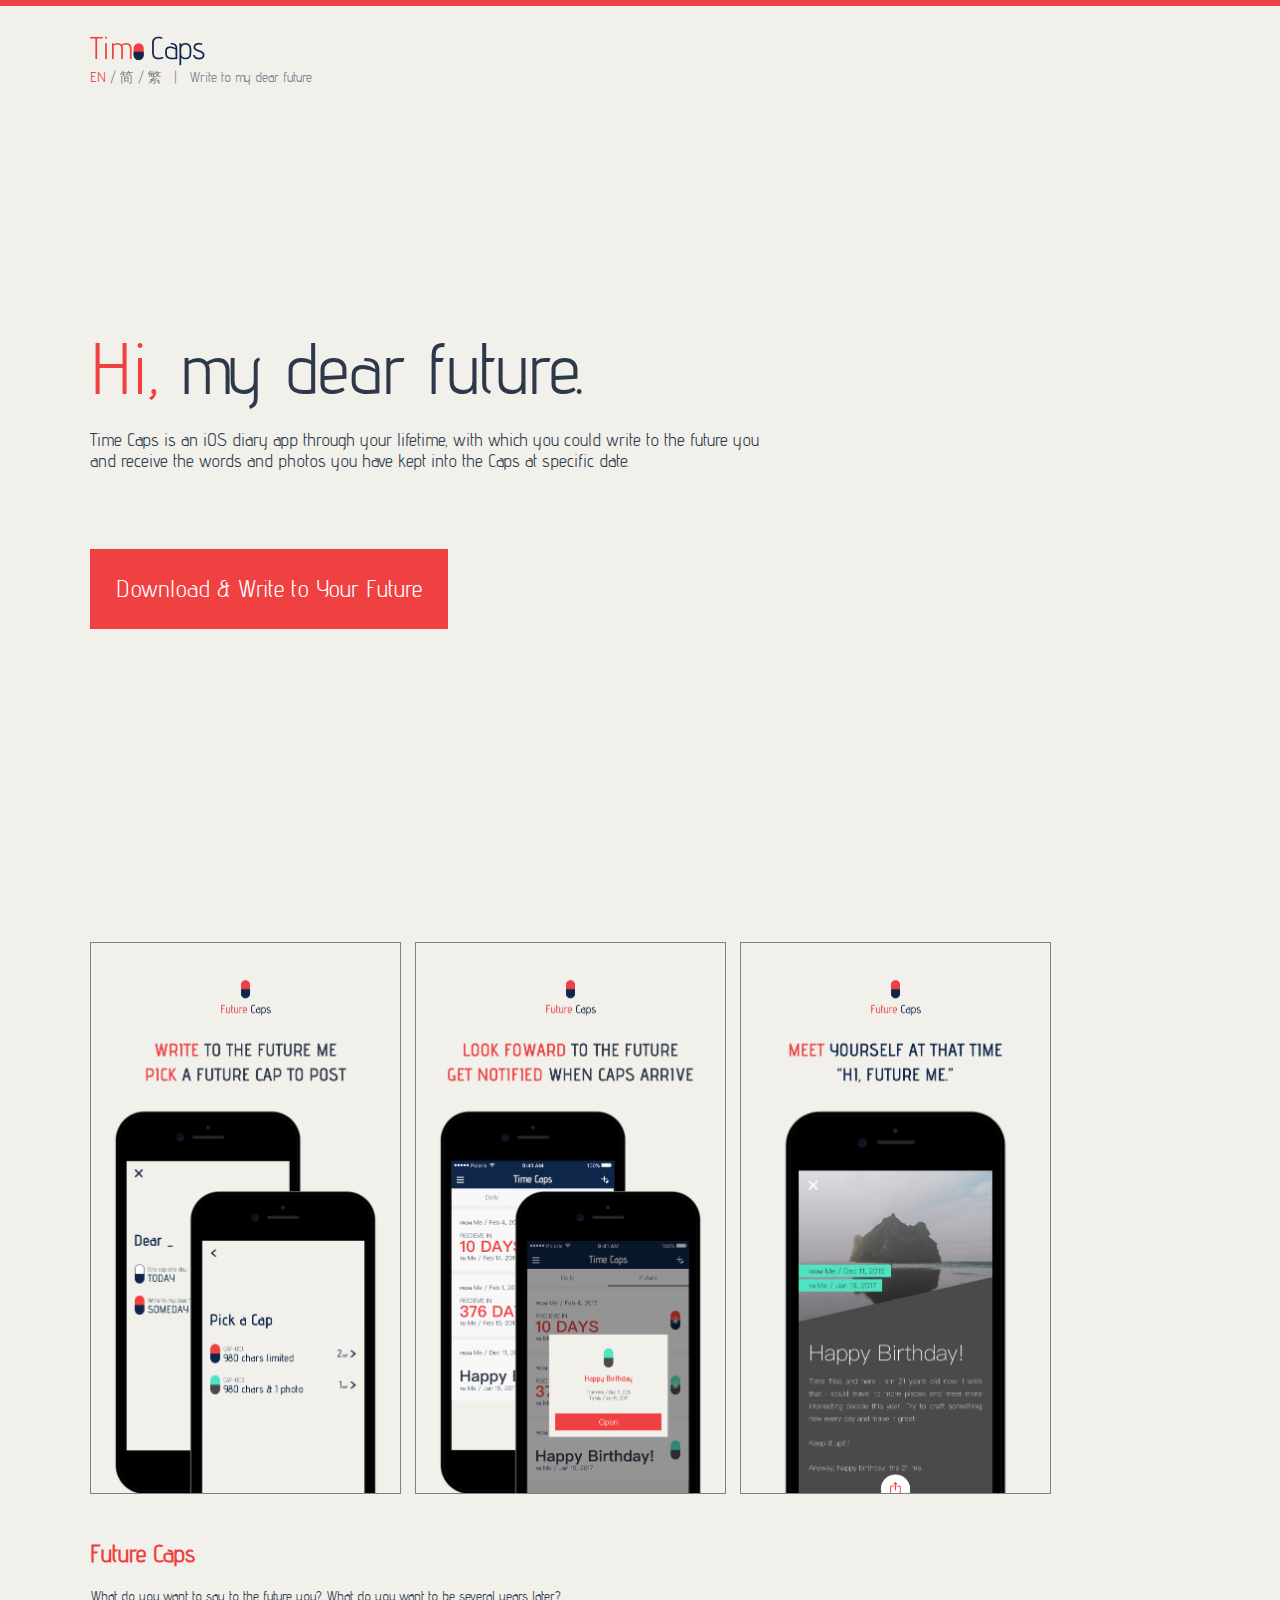
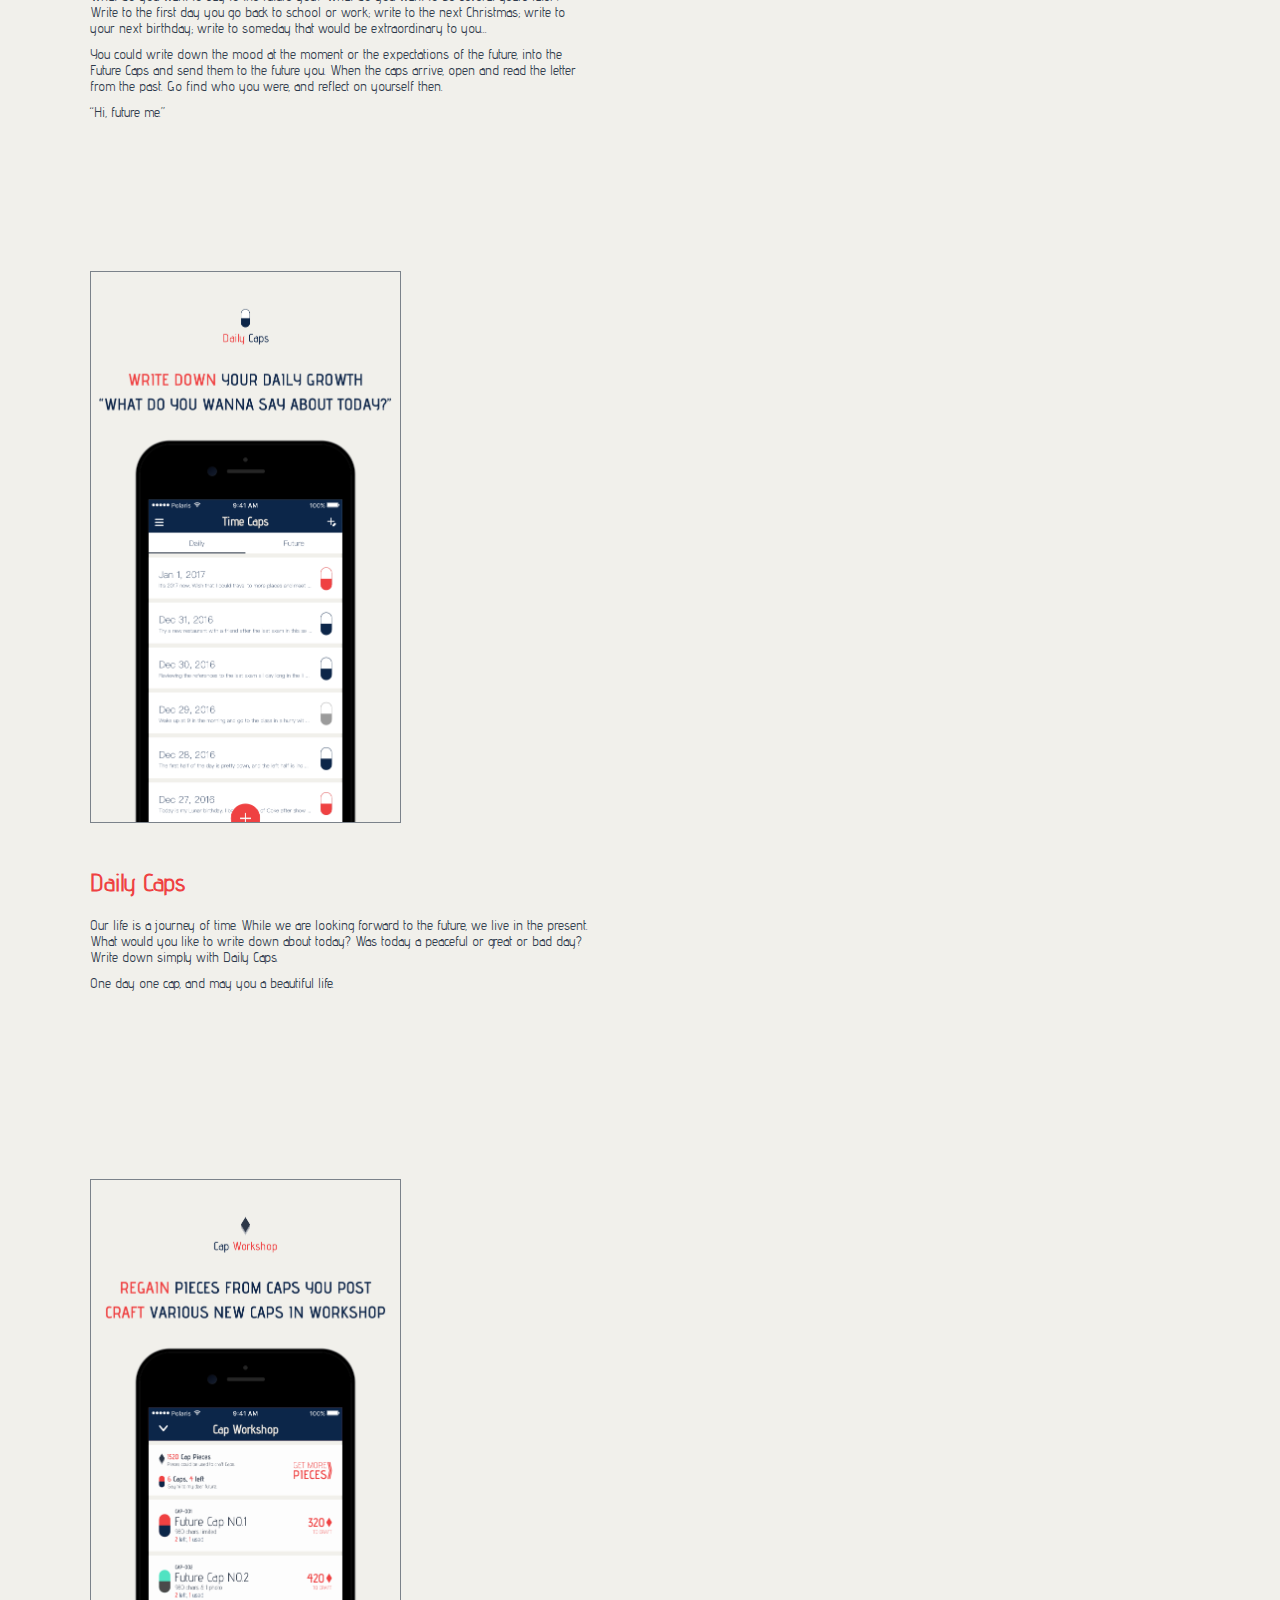
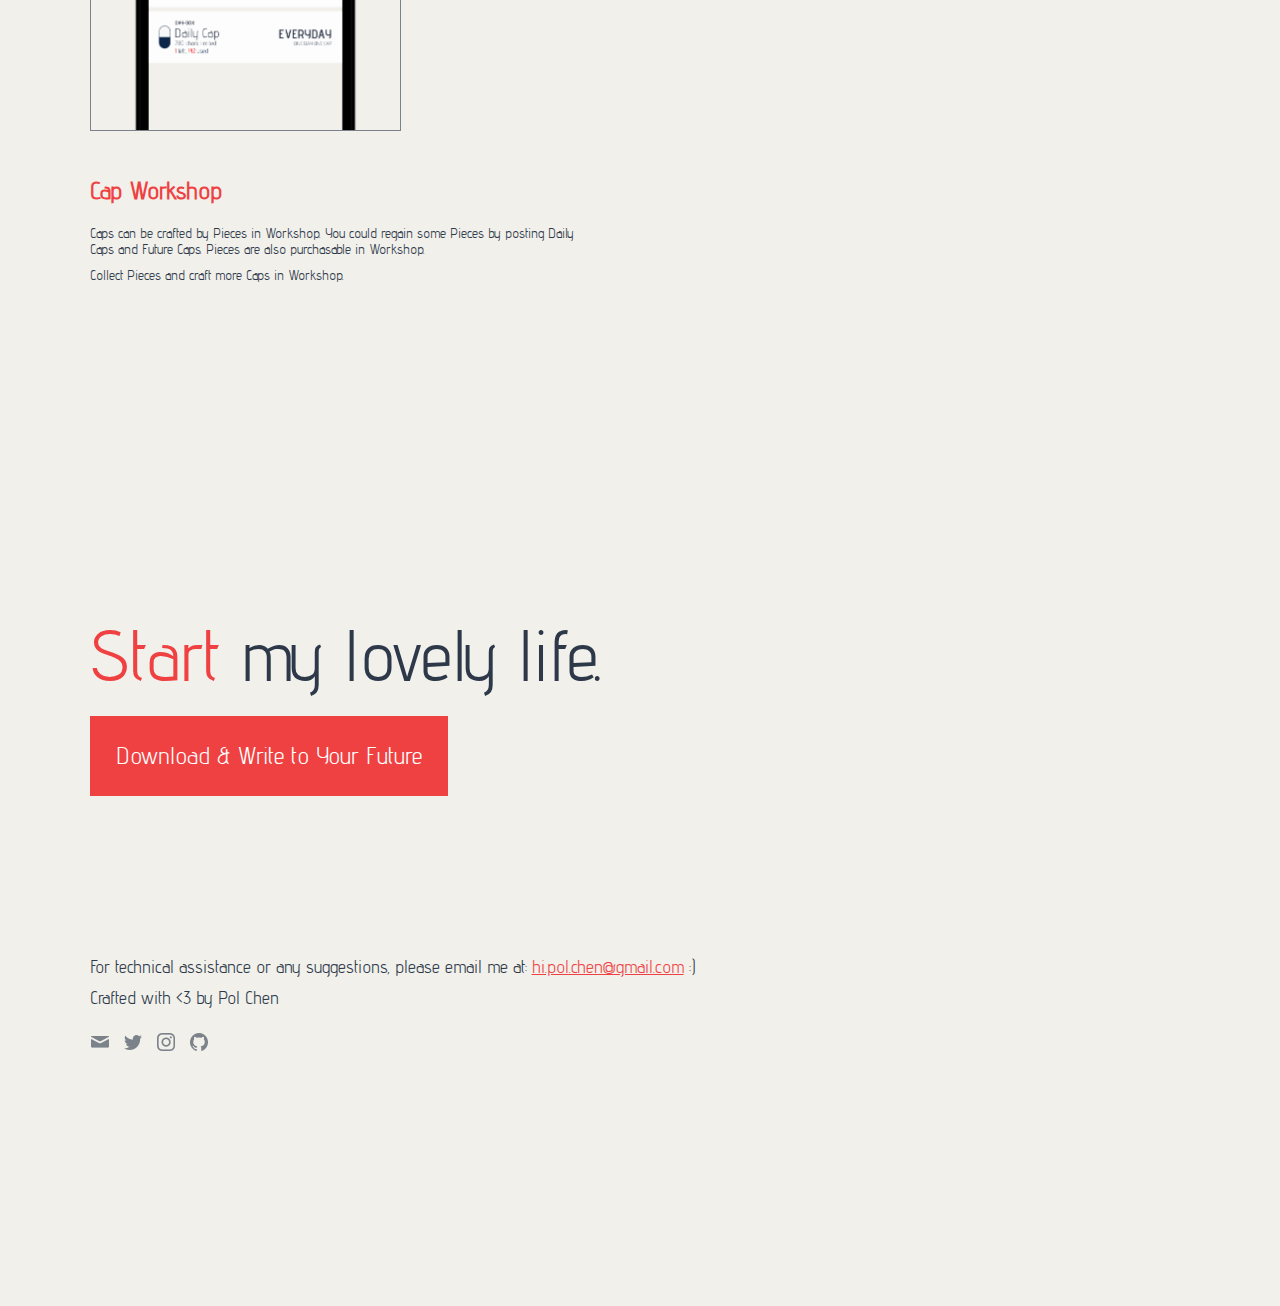
<file: index.html>
<!DOCTYPE html>
<html lang="en">

<head>
  <meta charset="utf-8" />
  <meta http-equiv="X-UA-Compatible" content="IE=edge" />
  <meta http-equiv="Content-Language" content="en" />
  <meta name="viewport" content="width=device-width, initial-scale=1, maximum-scale=1, user-scalable=no" />
  <meta name="description" content="Time Caps is an iOS app through your lifetime, with which you could write to the future you and receive the words and photos you have kept into the Caps at specific date." />
  <meta name="keywords" content="time, caps, cap, capsule, future, today, day, daily, diary, dear, me, life, journal, letter, write" />
  <meta name="author" content="Polaris Chen">
  <title>Time Caps - Write to my dear future</title>
  <link rel="shortcut icon" href="img/favicon.ico" />
  <link rel="stylesheet" href="css/index.css" />
  <!-- HTML5 Shim and Respond.js IE8 support of HTML5 elements and media queries -->
  <!-- WARNING: Respond.js doesn't work if you view the page via file:// -->
  <!--[if lt IE 9]>
  <script src="https://oss.maxcdn.com/html5shiv/3.7.3/html5shiv.min.js"></script>
  <script src="https://oss.maxcdn.com/respond/1.4.2/respond.min.js"></script>
  <![endif]-->
</head>

<body>

<section id="header">
  <div class="brand">
    <a class="home" href="index.html"><img class="logo" src="img/logo.png" srcSet="img/logo@2x.png 2x" alt="Time Caps" /></a>
    <div class="localization"><a href="index.html" class="active">EN</a> / <a href="zh-Hans.html">简</a> / <a href="zh-Hant.html">繁</a>&nbsp;&nbsp;&nbsp;|&nbsp;&nbsp;&nbsp;<span>Write to my dear future</span></div>
  </div>
  <div class="cover">
    <div class="slogan"><span class="red">Hi, </span>my dear future.</div>
    <div class="desc">Time Caps is an iOS diary app through your lifetime, with which you could write to the future you and receive the words and photos you have kept into the Caps at specific date.</div>
    <a class="call-to-action" href="https://itunes.apple.com/app/id1195852313">Download &amp; Write to Your Future</a>
  </div>
</section>

<section id="future-caps">
  <div class="gallery">
    <img class="screenshot" src="img/screenshots/walkthrough-1.png" srcSet="img/screenshots/walkthrough-1@2x.png 2x" alt="Write to my dear future" />
    <img class="screenshot" src="img/screenshots/walkthrough-2.png" srcSet="img/screenshots/walkthrough-2@2x.png 2x" alt="Look forward to the future" />
    <img class="screenshot" src="img/screenshots/walkthrough-3.png" srcSet="img/screenshots/walkthrough-3@2x.png 2x" alt="Meet yourself at that time" />
  </div>
  <h2>Future Caps</h2>
  <p>What do you want to say to the future you? What do you want to be several years later? Write to the first day you go back to school or work; write to the next Christmas; write to your next birthday; write to someday that would be extraordinary to you...</p>
  <p>You could write down the mood at the moment or the expectations of the future, into the Future Caps and send them to the future you. When the caps arrive, open and read the letter from the past. Go find who you were, and reflect on yourself then.</p>
  <p>“Hi, future me.”</p>
</section>

<section id="daily-caps">
  <div class="gallery">
    <img class="screenshot" src="img/screenshots/walkthrough-4.png" srcSet="img/screenshots/walkthrough-4@2x.png 2x" alt="Daily Caps 1 for 1 day" />
  </div>
  <h2>Daily Caps</h2>
  <p>Our life is a journey of time. While we are looking forward to the future, we live in the present. What would you like to write down about today? Was today a peaceful or great or bad day? Write down simply with Daily Caps.</p>
  <p>One day one cap, and may you a beautiful life.</p>
</section>

<section id="cap-workshop">
  <div class="gallery">
    <img class="screenshot" src="img/screenshots/walkthrough-5.png" srcSet="img/screenshots/walkthrough-5@2x.png 2x" alt="Craft Caps by Pieces in Workshop" />
  </div>
  <h2>Cap Workshop</h2>
  <p>Caps can be crafted by Pieces in Workshop. You could regain some Pieces by posting Daily Caps and Future Caps. Pieces are also purchasable in Workshop.</p>
  <p>Collect Pieces and craft more Caps in Workshop.</p>
</section>

<section id="footer">
  <div class="slogan"><span class="red">Start</span> my lovely life.</div>
  <a class="call-to-action" href="https://itunes.apple.com/app/id1195852313">Download &amp; Write to Your Future</a>
  <div class="contact">
    <p>For technical assistance or any suggestions, please email me at: <a href="mailto:hi.pol.chen@gmail.com">hi.pol.chen@gmail.com</a> :)</p>
    <p>Crafted with &lt;3 by Pol Chen</p>
    <div class="social">
      <a href="mailto:hi.pol.chen@gmail.com" class="icon-email"></a>
      <a href="https://x.com/polchen_" class="icon-twitter"></a>
      <a href="https://instagram.com/pol.chen" class="icon-instagram"></a>
      <a href="https://github.com/pol-chen" class="icon-github"></a>
    </div>
  </div>
</section>

<script>
(function(i,s,o,g,r,a,m){i['GoogleAnalyticsObject']=r;i[r]=i[r]||function(){
(i[r].q=i[r].q||[]).push(arguments)},i[r].l=1*new Date();a=s.createElement(o),
m=s.getElementsByTagName(o)[0];a.async=1;a.src=g;m.parentNode.insertBefore(a,m)
})(window,document,'script','//www.google-analytics.com/analytics.js','ga');

ga('create', 'UA-70440884-7', 'auto');
ga('send', 'pageview');
</script>

</body>

</html>
</file>
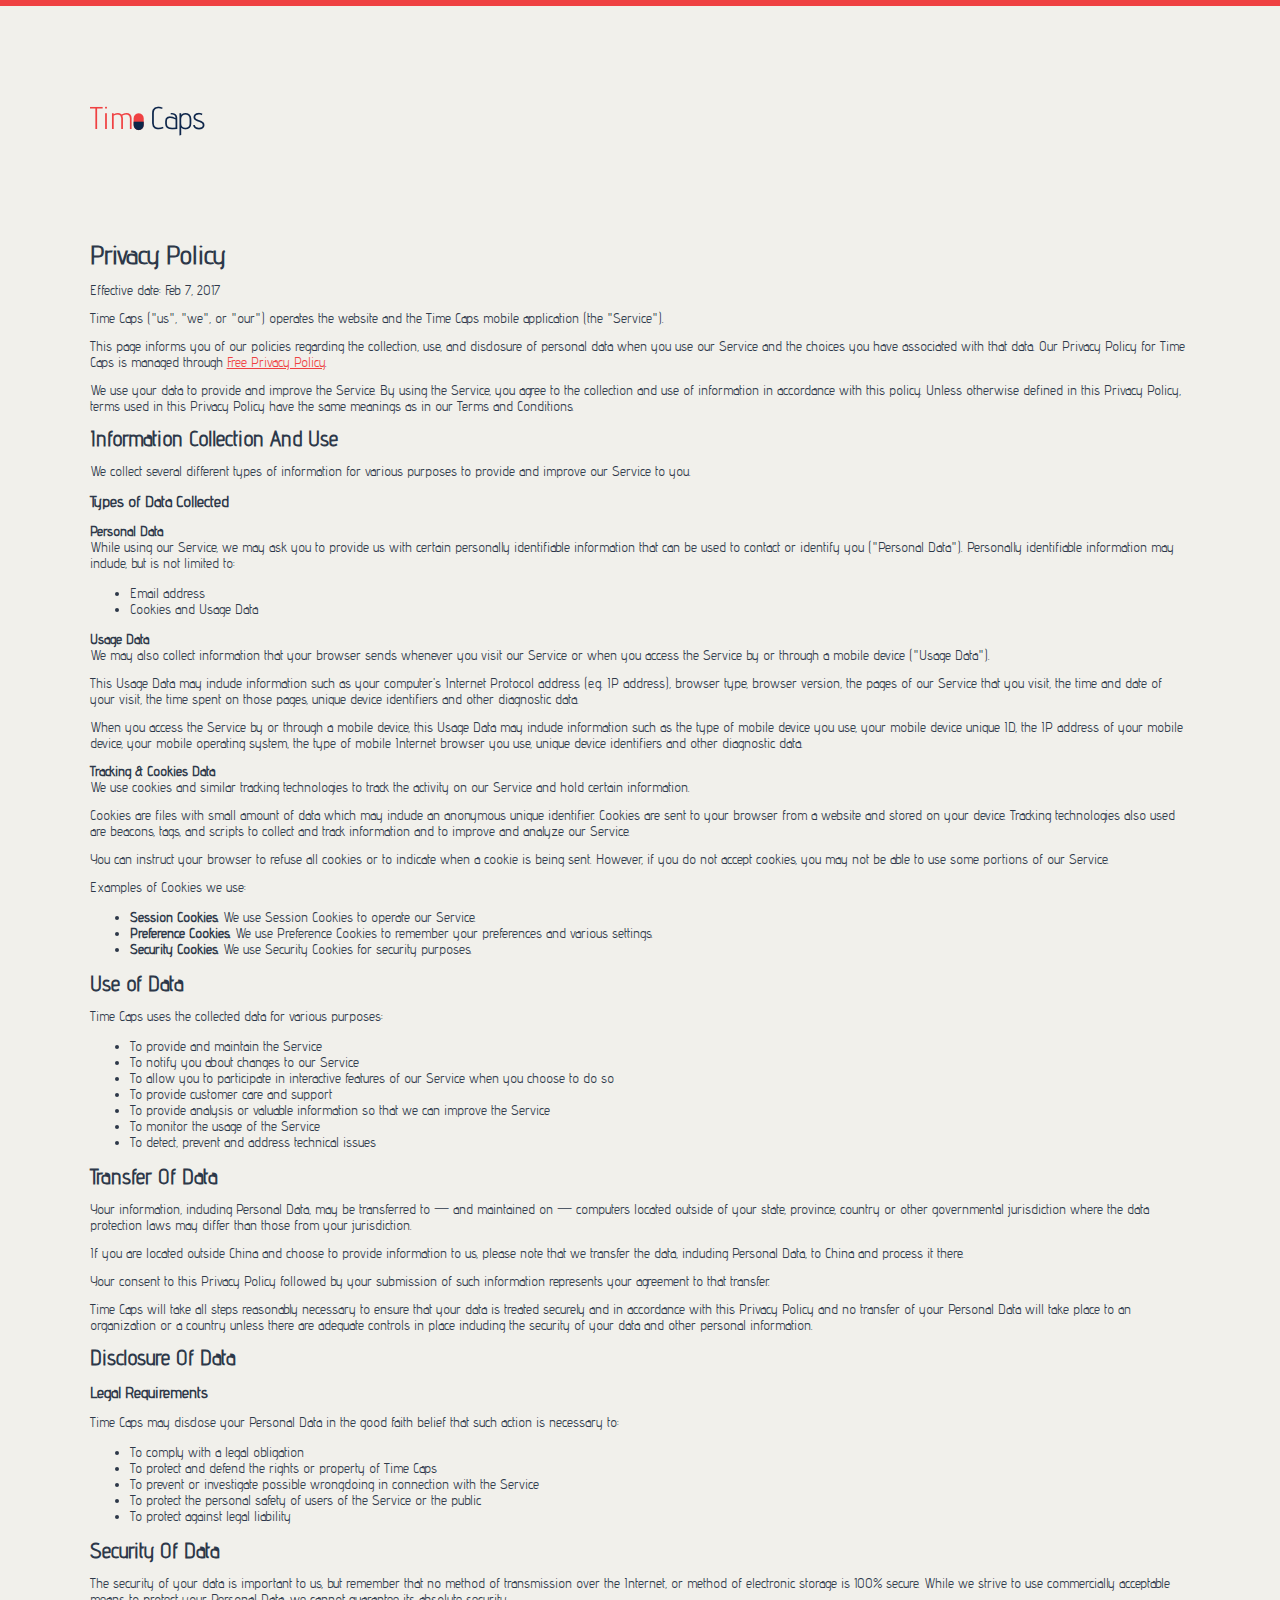
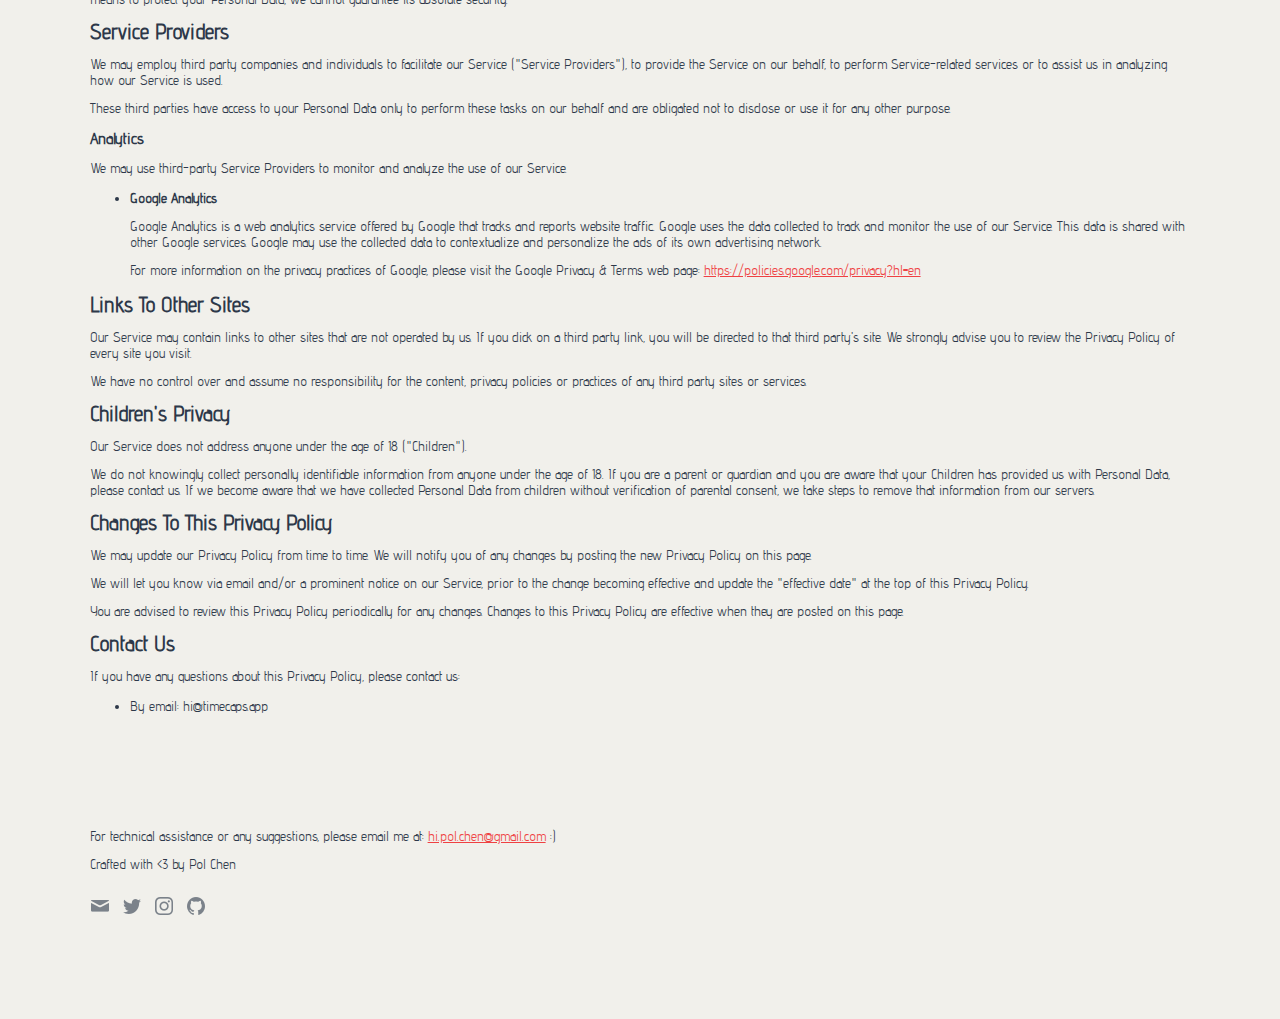
<file: privacy.html>
<!DOCTYPE html>
<html lang="en">

<head>
  <meta charset="utf-8" />
  <meta http-equiv="X-UA-Compatible" content="IE=edge" />
  <meta http-equiv="Content-Language" content="en" />
  <meta name="viewport" content="width=device-width, initial-scale=1, maximum-scale=1, user-scalable=no" />
  <meta name="description" content="Time Caps is an iOS app through your lifetime, with which you could write to the future you and receive the words and photos you have kept into the Caps at specific date." />
  <meta name="keywords" content="time, caps, cap, capsule, future, today, day, daily, diary, dear, me, life, journal, letter, write" />
  <meta name="author" content="Polaris Chen">
  <title>Time Caps - Privacy Policy</title>
  <link rel="shortcut icon" href="img/favicon.ico" />
  <link rel="stylesheet" href="css/index.css" />
  <!-- HTML5 Shim and Respond.js IE8 support of HTML5 elements and media queries -->
  <!-- WARNING: Respond.js doesn't work if you view the page via file:// -->
  <!--[if lt IE 9]>
  <script src="https://oss.maxcdn.com/html5shiv/3.7.3/html5shiv.min.js"></script>
  <script src="https://oss.maxcdn.com/respond/1.4.2/respond.min.js"></script>
  <![endif]-->
  <!-- <link href="https://lc-avoscloud.cn-n1.lcfile.com/statics/bootstrap.min.css" rel="stylesheet"> -->
  <style>
    .brand, .contact {
      margin: 100px 0;
    }
    h1 {
      font-size: 26px;
    }
    h1, h2, h3, p {
      margin-bottom: 12px;
    }
  </style>
</head>

<body>

<section>
  <div class="brand">
    <a class="home" href="index.html"><img class="logo" src="img/logo.png" srcSet="img/logo@2x.png 2x" alt="Time Caps" /></a>
  </div>

  <div class="terms">
    <h1>Privacy Policy</h1>

    <p>Effective date: Feb 7, 2017</p>

    <p>Time Caps ("us", "we", or "our") operates the  website and the Time Caps mobile application (the "Service").</p>

    <p>This page informs you of our policies regarding the collection, use, and disclosure of personal data when you use our Service and the choices you have associated with that data. Our Privacy Policy  for Time Caps is managed through <a href="https://www.freeprivacypolicy.com/free-privacy-policy-generator.php">Free Privacy Policy</a>.</p>

    <p>We use your data to provide and improve the Service. By using the Service, you agree to the collection and use of information in accordance with this policy. Unless otherwise defined in this Privacy Policy, terms used in this Privacy Policy have the same meanings as in our Terms and Conditions.</p>


    <h2>Information Collection And Use</h2>

    <p>We collect several different types of information for various purposes to provide and improve our Service to you.</p>

    <h3>Types of Data Collected</h3>

    <h4>Personal Data</h4>

    <p>While using our Service, we may ask you to provide us with certain personally identifiable information that can be used to contact or identify you ("Personal Data"). Personally identifiable information may include, but is not limited to:</p>

    <ul>
      <li>Email address</li><li>Cookies and Usage Data</li>
    </ul>

    <h4>Usage Data</h4>

    <p>We may also collect information that your browser sends whenever you visit our Service or when you access the Service by or through a mobile device ("Usage Data").</p>
    <p>This Usage Data may include information such as your computer's Internet Protocol address (e.g. IP address), browser type, browser version, the pages of our Service that you visit, the time and date of your visit, the time spent on those pages, unique device identifiers and other diagnostic data.</p>
    <p>When you access the Service by or through a mobile device, this Usage Data may include information such as the type of mobile device you use, your mobile device unique ID, the IP address of your mobile device, your mobile operating system, the type of mobile Internet browser you use, unique device identifiers and other diagnostic data.</p>

    <h4>Tracking & Cookies Data</h4>
    <p>We use cookies and similar tracking technologies to track the activity on our Service and hold certain information.</p>
    <p>Cookies are files with small amount of data which may include an anonymous unique identifier. Cookies are sent to your browser from a website and stored on your device. Tracking technologies also used are beacons, tags, and scripts to collect and track information and to improve and analyze our Service.</p>
    <p>You can instruct your browser to refuse all cookies or to indicate when a cookie is being sent. However, if you do not accept cookies, you may not be able to use some portions of our Service.</p>
    <p>Examples of Cookies we use:</p>
    <ul>
      <li><strong>Session Cookies.</strong> We use Session Cookies to operate our Service.</li>
      <li><strong>Preference Cookies.</strong> We use Preference Cookies to remember your preferences and various settings.</li>
      <li><strong>Security Cookies.</strong> We use Security Cookies for security purposes.</li>
    </ul>

    <h2>Use of Data</h2>

    <p>Time Caps uses the collected data for various purposes:</p>
    <ul>
      <li>To provide and maintain the Service</li>
      <li>To notify you about changes to our Service</li>
      <li>To allow you to participate in interactive features of our Service when you choose to do so</li>
      <li>To provide customer care and support</li>
      <li>To provide analysis or valuable information so that we can improve the Service</li>
      <li>To monitor the usage of the Service</li>
      <li>To detect, prevent and address technical issues</li>
    </ul>

    <h2>Transfer Of Data</h2>
    <p>Your information, including Personal Data, may be transferred to — and maintained on — computers located outside of your state, province, country or other governmental jurisdiction where the data protection laws may differ than those from your jurisdiction.</p>
    <p>If you are located outside China and choose to provide information to us, please note that we transfer the data, including Personal Data, to China and process it there.</p>
    <p>Your consent to this Privacy Policy followed by your submission of such information represents your agreement to that transfer.</p>
    <p>Time Caps will take all steps reasonably necessary to ensure that your data is treated securely and in accordance with this Privacy Policy and no transfer of your Personal Data will take place to an organization or a country unless there are adequate controls in place including the security of your data and other personal information.</p>

    <h2>Disclosure Of Data</h2>

    <h3>Legal Requirements</h3>
    <p>Time Caps may disclose your Personal Data in the good faith belief that such action is necessary to:</p>
    <ul>
      <li>To comply with a legal obligation</li>
      <li>To protect and defend the rights or property of Time Caps</li>
      <li>To prevent or investigate possible wrongdoing in connection with the Service</li>
      <li>To protect the personal safety of users of the Service or the public</li>
      <li>To protect against legal liability</li>
    </ul>

    <h2>Security Of Data</h2>
    <p>The security of your data is important to us, but remember that no method of transmission over the Internet, or method of electronic storage is 100% secure. While we strive to use commercially acceptable means to protect your Personal Data, we cannot guarantee its absolute security.</p>

    <h2>Service Providers</h2>
    <p>We may employ third party companies and individuals to facilitate our Service ("Service Providers"), to provide the Service on our behalf, to perform Service-related services or to assist us in analyzing how our Service is used.</p>
    <p>These third parties have access to your Personal Data only to perform these tasks on our behalf and are obligated not to disclose or use it for any other purpose.</p>

    <h3>Analytics</h3>
    <p>We may use third-party Service Providers to monitor and analyze the use of our Service.</p>
    <ul>
      <li>
        <p><strong>Google Analytics</strong></p>
        <p>Google Analytics is a web analytics service offered by Google that tracks and reports website traffic. Google uses the data collected to track and monitor the use of our Service. This data is shared with other Google services. Google may use the collected data to contextualize and personalize the ads of its own advertising network.</p>
        <p>For more information on the privacy practices of Google, please visit the Google Privacy & Terms web page: <a href="https://policies.google.com/privacy?hl=en">https://policies.google.com/privacy?hl=en</a></p>
      </li>
    </ul>


    <h2>Links To Other Sites</h2>
    <p>Our Service may contain links to other sites that are not operated by us. If you click on a third party link, you will be directed to that third party's site. We strongly advise you to review the Privacy Policy of every site you visit.</p>
    <p>We have no control over and assume no responsibility for the content, privacy policies or practices of any third party sites or services.</p>


    <h2>Children's Privacy</h2>
    <p>Our Service does not address anyone under the age of 18 ("Children").</p>
    <p>We do not knowingly collect personally identifiable information from anyone under the age of 18. If you are a parent or guardian and you are aware that your Children has provided us with Personal Data, please contact us. If we become aware that we have collected Personal Data from children without verification of parental consent, we take steps to remove that information from our servers.</p>


    <h2>Changes To This Privacy Policy</h2>
    <p>We may update our Privacy Policy from time to time. We will notify you of any changes by posting the new Privacy Policy on this page.</p>
    <p>We will let you know via email and/or a prominent notice on our Service, prior to the change becoming effective and update the "effective date" at the top of this Privacy Policy.</p>
    <p>You are advised to review this Privacy Policy periodically for any changes. Changes to this Privacy Policy are effective when they are posted on this page.</p>


    <h2>Contact Us</h2>
    <p>If you have any questions about this Privacy Policy, please contact us:</p>
    <ul>
      <li>By email: hi@timecaps.app</li>
    </ul>
  </div>

  <div class="contact">
    <p>For technical assistance or any suggestions, please email me at: <a href="mailto:hi.pol.chen@gmail.com">hi.pol.chen@gmail.com</a> :)</p>
    <p>Crafted with &lt;3 by Pol Chen</p>
    <div class="social">
      <a href="mailto:hi.pol.chen@gmail.com" class="icon-email"></a>
      <a href="https://x.com/polchen_" class="icon-twitter"></a>
      <a href="https://instagram.com/pol.chen" class="icon-instagram"></a>
      <a href="https://github.com/pol-chen" class="icon-github"></a>
    </div>
  </div>
</section>

<script>
(function(i,s,o,g,r,a,m){i['GoogleAnalyticsObject']=r;i[r]=i[r]||function(){
  (i[r].q=i[r].q||[]).push(arguments)},i[r].l=1*new Date();a=s.createElement(o),
  m=s.getElementsByTagName(o)[0];a.async=1;a.src=g;m.parentNode.insertBefore(a,m)
})(window,document,'script','//www.google-analytics.com/analytics.js','ga');

ga('create', 'UA-70440884-7', 'auto');
ga('send', 'pageview');
</script>

</body>

</html>
</file>
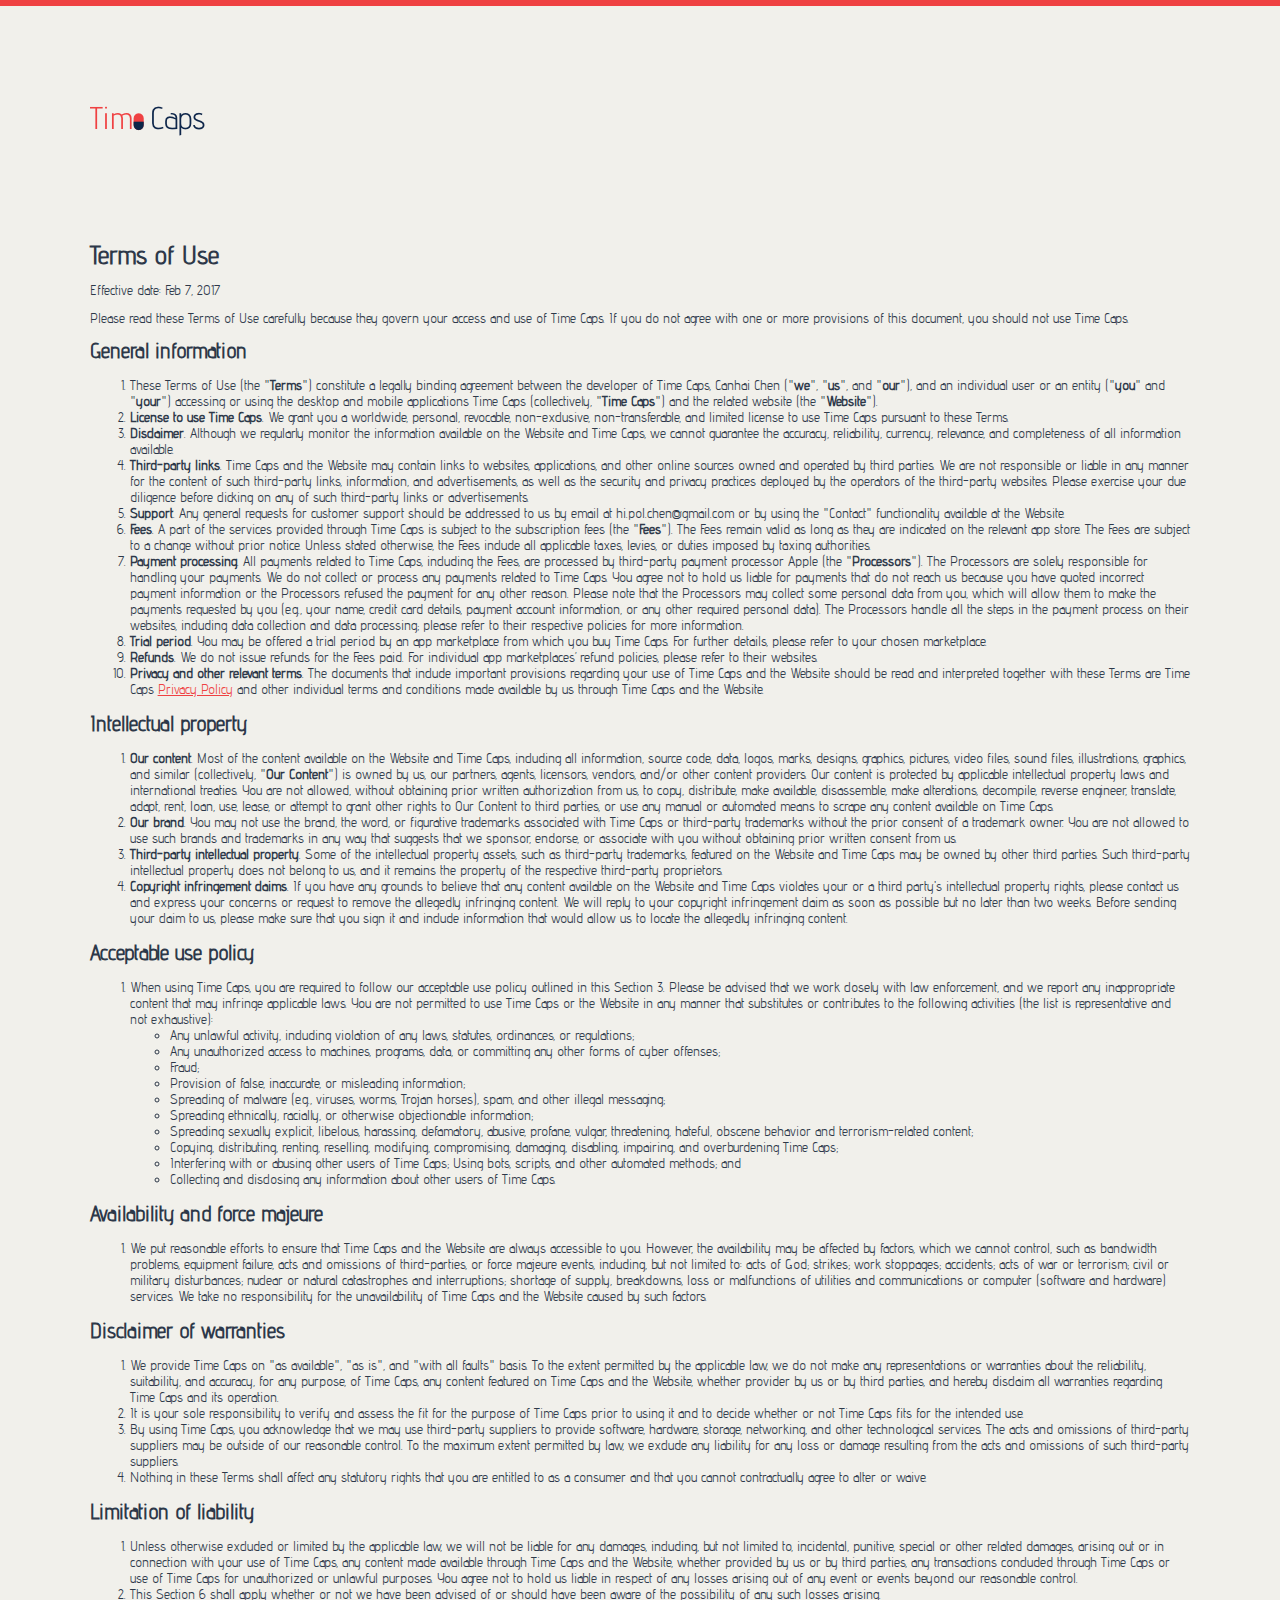
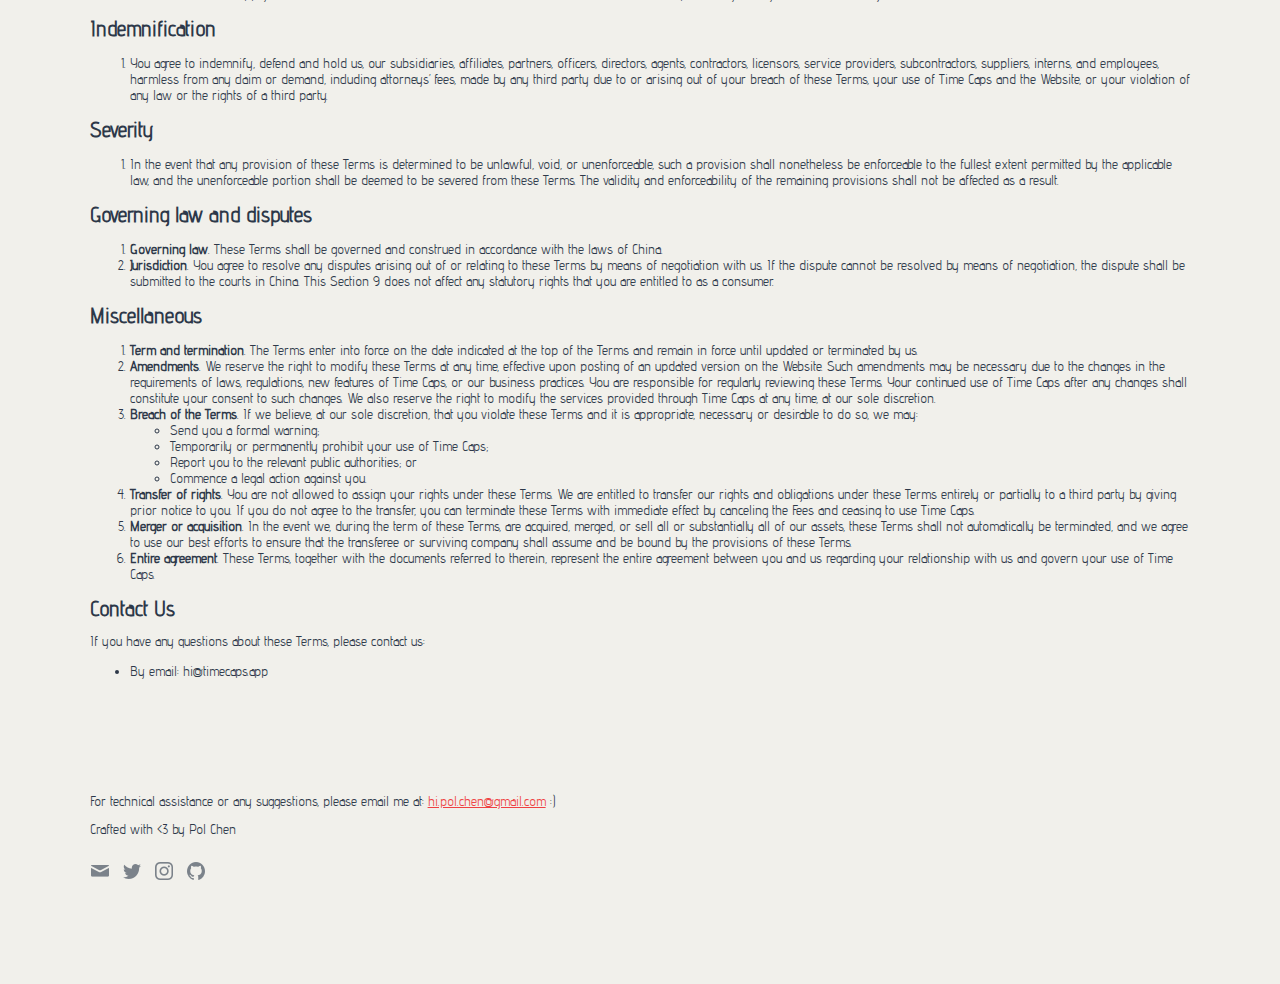
<file: terms.html>
<!DOCTYPE html>
<html lang="en">

<head>
  <meta charset="utf-8" />
  <meta http-equiv="X-UA-Compatible" content="IE=edge" />
  <meta http-equiv="Content-Language" content="en" />
  <meta name="viewport" content="width=device-width, initial-scale=1, maximum-scale=1, user-scalable=no" />
  <meta name="description" content="Time Caps is an iOS app through your lifetime, with which you could write to the future you and receive the words and photos you have kept into the Caps at specific date." />
  <meta name="keywords" content="time, caps, cap, capsule, future, today, day, daily, diary, dear, me, life, journal, letter, write" />
  <meta name="author" content="Polaris Chen">
  <title>Time Caps - Terms of Use</title>
  <link rel="shortcut icon" href="img/favicon.ico" />
  <link rel="stylesheet" href="css/index.css" />
  <!-- HTML5 Shim and Respond.js IE8 support of HTML5 elements and media queries -->
  <!-- WARNING: Respond.js doesn't work if you view the page via file:// -->
  <!--[if lt IE 9]>
  <script src="https://oss.maxcdn.com/html5shiv/3.7.3/html5shiv.min.js"></script>
  <script src="https://oss.maxcdn.com/respond/1.4.2/respond.min.js"></script>
  <![endif]-->
  <!-- <link href="https://lc-avoscloud.cn-n1.lcfile.com/statics/bootstrap.min.css" rel="stylesheet"> -->
  <style>
    .brand, .contact {
      margin: 100px 0;
    }
    h1 {
      font-size: 26px;
    }
    h1, h2, h3, p {
      margin-bottom: 12px;
    }
  </style>
</head>

<body>

<section>
  <div class="brand">
    <a class="home" href="index.html"><img class="logo" src="img/logo.png" srcSet="img/logo@2x.png 2x" alt="Time Caps" /></a>
  </div>

  <div class="terms">
    <h1>Terms of Use</h1>
    <div>
      <p>Effective date: Feb 7, 2017</p>
      <p>Please read these Terms of Use carefully because they govern your access and use of Time Caps. If you do not
        agree with one or more provisions of this document, you should not use Time Caps.</p>
      <h2>General information</h2>
      <ol>
        <li>These Terms of Use (the "<b>Terms</b>") constitute a legally binding agreement between
          the developer of Time Caps, Canhai Chen ("<b>we</b>", "<b>us</b>", and
          "<b>our</b>"), and an individual user or an
          entity ("<b>you</b>" and "<b>your</b>") accessing or using the desktop and
          mobile applications Time Caps (collectively, "<b>Time Caps</b>") and the related website&nbsp;(the
          "<b>Website</b>").</li>
        <li><b>License to use Time Caps</b>. We grant you a worldwide, personal, revocable, non-exclusive,
          non-transferable, and limited license to use Time Caps pursuant to these Terms.</li>
        <li><b>Disclaimer</b>. Although we regularly monitor the information available on the Website
          and Time Caps, we cannot guarantee the accuracy, reliability, currency, relevance, and completeness of
          all information available.&nbsp;</li>
        <li><b>Third-party links</b>. Time Caps and the Website may contain links to websites,
          applications, and other online sources owned and operated by third parties. We are not responsible
          or liable in any manner for the content of such third-party links, information, and advertisements,
          as well as the security and privacy practices deployed by the operators of the third-party websites.
          Please exercise your due diligence before clicking on any of such third-party links or
          advertisements.</li>
        <li><b>Support</b>. Any general requests for customer support should be addressed to us by
          email at&nbsp;hi.pol.chen@gmail.com&nbsp;or by using the "Contact" functionality available at&nbsp;the
          Website.</li>
        <li><b>Fees</b>.&nbsp;A part of the services provided through Time Caps is subject to the
          subscription fees (the "<b>Fees</b>"). The Fees remain valid as long as they are indicated
          on the relevant app store. The Fees are subject to a change without prior notice. Unless stated
          otherwise, the Fees include all applicable taxes, levies, or duties imposed by taxing authorities.
        </li>
        <li><b>Payment processing</b>.&nbsp;All payments related to Time Caps, including the Fees, are
          processed by third-party payment processor Apple (the "<b>Processors</b>").
          The Processors are solely responsible for handling your payments. We do not collect or process any
          payments related to Time Caps. You agree not to hold us liable for payments that do not reach us because
          you have quoted incorrect payment information or the Processors refused the payment for any other
          reason. Please note that the Processors may collect some personal data from you, which will allow
          them to make the payments requested by you (e.g., your name, credit card details, payment account
          information, or any other required personal data). The Processors handle all the steps in the
          payment process on their websites, including data collection and data processing; please refer to
          their respective policies for more information.</li>
        <li><b>Trial period</b>. You may be offered a trial period by an app marketplace from which
          you buy Time Caps. For further details, please refer to your chosen marketplace.</li>
        <li><b>Refunds</b>.&nbsp;We do not issue refunds for the Fees paid. For individual app
          marketplaces’ refund policies, please refer to their websites.&nbsp;</li>
        <li><b>Privacy and other relevant terms</b>. The documents that include important provisions
          regarding your use of Time Caps and the Website should be read and interpreted together with these Terms
          are Time Caps <a href="https://timecaps.app/privacy">Privacy Policy</a>&nbsp;and other individual terms
          and conditions made available by us through Time Caps and the Website.</li>
      </ol>
      <h2>Intellectual property</h2>
      <ol>
        <li><b>Our content</b>.&nbsp;Most of the content available on the Website and Time Caps, including
          all information, source code, data, logos, marks, designs, graphics, pictures, video files, sound
          files, illustrations, graphics, and similar (collectively, "<b>Our Content</b>") is owned
          by us, our partners, agents, licensors, vendors, and/or other content providers. Our content is
          protected by applicable intellectual property laws and international treaties. You are not allowed,
          without obtaining prior written authorization from us, to copy, distribute, make available,
          disassemble, make alterations, decompile, reverse engineer, translate, adapt, rent, loan, use,
          lease, or attempt to grant other rights to Our Content to third parties, or use any manual or
          automated means to scrape any content available on Time Caps.</li>
        <li><b>Our brand</b>.&nbsp;You may not use the brand, the word, or figurative trademarks
          associated with Time Caps or third-party trademarks without the prior consent of a trademark owner. You
          are not allowed to use such brands and trademarks in any way that suggests that we sponsor, endorse,
          or associate with you without obtaining prior written consent from us.</li>
        <li><b>Third-party intellectual property</b>.&nbsp;Some of the intellectual property assets,
          such as third-party trademarks, featured on the Website and Time Caps may be owned by other third
          parties. Such third-party intellectual property does not belong to us, and it remains the property
          of the respective third-party proprietors.</li>
        <li><b>Copyright infringement claims</b>. If you have any grounds to believe that any content
          available on the Website and Time Caps violates your or a third party's intellectual property rights,
          please contact us and express your concerns or request to remove the allegedly infringing content.
          We will reply to your copyright infringement claim as soon as possible but no later than two weeks.
          Before sending your claim to us, please make sure that you sign it and include information that
          would allow us to locate the allegedly infringing content.</li>
      </ol>
      <h2>Acceptable use policy</h2>
      <ol>
        <li>When using Time Caps, you are required to follow our acceptable use policy outlined in this Section 3.
          Please be advised that we work closely with law enforcement, and we report any inappropriate content
          that may infringe applicable laws. You are not permitted to use Time Caps or the Website in any manner
          that substitutes or contributes to the following activities (the list is representative and not
          exhaustive):
          <!-- -->
          <ul>
            <li>Any unlawful activity, including violation of any laws, statutes, ordinances, or
              regulations;</li>
            <li>Any unauthorized access to machines, programs, data, or committing any other forms of cyber
              offenses;</li>
            <li>Fraud;</li>
            <li>Provision of false, inaccurate, or misleading information;</li>
            <li>Spreading of malware (e.g., viruses, worms, Trojan horses), spam, and other illegal
              messaging;</li>
            <li>Spreading ethnically, racially, or otherwise objectionable information;</li>
            <li>Spreading sexually explicit, libelous, harassing, defamatory, abusive, profane, vulgar,
              threatening, hateful, obscene behavior and terrorism-related content;</li>
            <li>Copying, distributing, renting, reselling, modifying, compromising, damaging, disabling,
              impairing, and overburdening Time Caps;</li>
            <li>Interfering with or abusing other users of Time Caps;
              Using bots, scripts, and other automated methods; and</li>
            <li>Collecting and disclosing any information about other users of Time Caps.</li>
          </ul>
        </li>
      </ol>
      <h2>Availability and force majeure</h2>
      <ol>
        <li>We put reasonable efforts to ensure that Time Caps and the Website are always accessible to you.
          However, the availability may be affected by factors, which we cannot control, such as bandwidth
          problems, equipment failure, acts and omissions of third-parties, or&nbsp;force majeure events,
          including, but not limited to: acts of God; strikes; work stoppages; accidents; acts of war or
          terrorism; civil or military disturbances; nuclear or natural catastrophes and interruptions;
          shortage of supply, breakdowns, loss or malfunctions of utilities and communications or computer
          (software and hardware) services. We take no responsibility for the unavailability of Time Caps and the
          Website caused by such factors.</li>
      </ol>
      <h2>Disclaimer of warranties</h2>
      <ol>
        <li>We provide Time Caps on "as available", "as is", and "with all faults" basis. To the extent permitted by
          the applicable law, we do not make any representations or warranties about the reliability,
          suitability, and accuracy, for any purpose, of Time Caps, any content featured on Time Caps and the Website,
          whether provider by us or by third parties, and hereby disclaim all warranties regarding Time Caps and
          its operation.</li>
        <li>It is your sole responsibility to verify and assess the fit for the purpose of Time Caps prior to using
          it and to decide whether or not Time Caps fits for the intended use.</li>
        <li>By using Time Caps, you acknowledge that we may use third-party suppliers to provide software, hardware,
          storage, networking, and other technological services. The acts and omissions of third-party
          suppliers may be outside of our reasonable control. To the maximum extent permitted by law, we
          exclude any liability for any loss or damage resulting from the acts and omissions of such
          third-party suppliers.</li>
        <li>Nothing in these Terms shall affect any statutory rights that you are entitled to as a consumer and
          that you cannot contractually agree to alter or waive.</li>
      </ol>
      <h2>Limitation of liability</h2>
      <ol>
        <li>Unless otherwise excluded or limited by the applicable law, we will not be liable for any damages,
          including, but not limited to, incidental, punitive, special or other related damages, arising out
          or in connection with your use of Time Caps, any content made available through Time Caps and the Website,
          whether provided by us or by third parties, any transactions concluded through Time Caps or use of Time Caps
          for unauthorized or unlawful purposes. You agree not to hold us liable in respect of any losses
          arising out of any event or events beyond our reasonable control.</li>
        <li>This Section 6 shall apply whether or not we have been advised of or should have been aware of the
          possibility of any such losses arising.</li>
      </ol>
      <h2>Indemnification</h2>
      <ol>
        <li>You agree to indemnify, defend and hold us, our subsidiaries, affiliates, partners, officers,
          directors, agents, contractors, licensors, service providers, subcontractors, suppliers, interns,
          and employees, harmless from any claim or demand, including attorneys’ fees, made by any third party
          due to or arising out of your breach of these Terms, your use of Time Caps and the Website, or your
          violation of any law or the rights of a third party.</li>
      </ol>
      <h2>Severity</h2>
      <ol>
        <li>In the event that any provision of these Terms is determined to be unlawful, void, or unenforceable,
          such a provision shall nonetheless be enforceable to the fullest extent permitted by the applicable
          law, and the unenforceable portion shall be deemed to be severed from these Terms. The validity and
          enforceability of the remaining provisions shall not be affected as a result.</li>
      </ol>
      <h2>Governing law and disputes</h2>
      <ol>
        <li><b>Governing law</b>. These Terms shall be governed and construed in accordance with the
          laws of China.</li>
        <li><b>Jurisdiction</b>.&nbsp;You agree to resolve any disputes arising out of or relating to
          these Terms by means of negotiation with us. If the dispute cannot be resolved by means of
          negotiation, the dispute shall be submitted to the courts in China. This Section 9 does not affect
          any statutory rights that you are entitled to as a consumer.</li>
      </ol>
      <h2>Miscellaneous</h2>
      <ol>
        <li><b>Term and termination</b>. The Terms enter into force on the date indicated at the top
          of the Terms and remain in force until updated or terminated by us.</li>
        <li><b>Amendments</b>. We reserve the right to modify these Terms at any time, effective upon
          posting of an updated version on the Website. Such amendments may be necessary due to the changes in
          the requirements of laws, regulations, new features of Time Caps, or our business practices. You are
          responsible for regularly reviewing these Terms. Your continued use of Time Caps after any changes shall
          constitute your consent to such changes. We also reserve the right to modify the services provided
          through Time Caps at any time, at our sole discretion.</li>
        <li><b>Breach of the Terms</b>.&nbsp;If we believe, at our sole discretion, that you violate
          these Terms and it is appropriate, necessary or desirable to do so, we may:
          <!-- -->
          <ul>
            <li>Send you a formal warning;</li>
            <li>Temporarily or permanently prohibit your use of Time Caps;</li>
            <li>Report you to the relevant public authorities; or</li>
            <li>Commence a legal action against you.</li>
          </ul>
        </li>
        <li><b>Transfer of rights</b>. You are not allowed to assign your rights under these Terms. We
          are entitled to transfer our rights and obligations under these Terms entirely or partially to a
          third party by giving prior notice to you. If you do not agree to the transfer, you can terminate
          these Terms with immediate effect by canceling the Fees and ceasing to use Time Caps.</li>
        <li><b>Merger or acquisition</b>. In the event we, during the term of these Terms, are
          acquired, merged, or sell all or substantially all of our assets, these Terms shall not
          automatically be terminated, and we agree to use our best efforts to ensure that the transferee or
          surviving company shall assume and be bound by the provisions of these Terms.</li>
        <li><b>Entire agreement</b>. These Terms, together with the documents referred to therein,
          represent the entire agreement between you and us regarding your relationship with us and govern
          your use of Time Caps.</li>
      </ol>
      <h2>Contact Us</h2>
      <p>If you have any questions about these Terms, please contact us:</p>
      <ul>
        <li>By email: hi@timecaps.app</li>
      </ul>
    </div>
  </div>

  <div class="contact">
    <p>For technical assistance or any suggestions, please email me at: <a href="mailto:hi.pol.chen@gmail.com">hi.pol.chen@gmail.com</a> :)</p>
    <p>Crafted with &lt;3 by Pol Chen</p>
    <div class="social">
      <a href="mailto:hi.pol.chen@gmail.com" class="icon-email"></a>
      <a href="https://x.com/polchen_" class="icon-twitter"></a>
      <a href="https://instagram.com/pol.chen" class="icon-instagram"></a>
      <a href="https://github.com/pol-chen" class="icon-github"></a>
    </div>
  </div>
</section>

<script>
(function(i,s,o,g,r,a,m){i['GoogleAnalyticsObject']=r;i[r]=i[r]||function(){
  (i[r].q=i[r].q||[]).push(arguments)},i[r].l=1*new Date();a=s.createElement(o),
  m=s.getElementsByTagName(o)[0];a.async=1;a.src=g;m.parentNode.insertBefore(a,m)
})(window,document,'script','//www.google-analytics.com/analytics.js','ga');

ga('create', 'UA-70440884-7', 'auto');
ga('send', 'pageview');
</script>

</body>

</html>
</file>
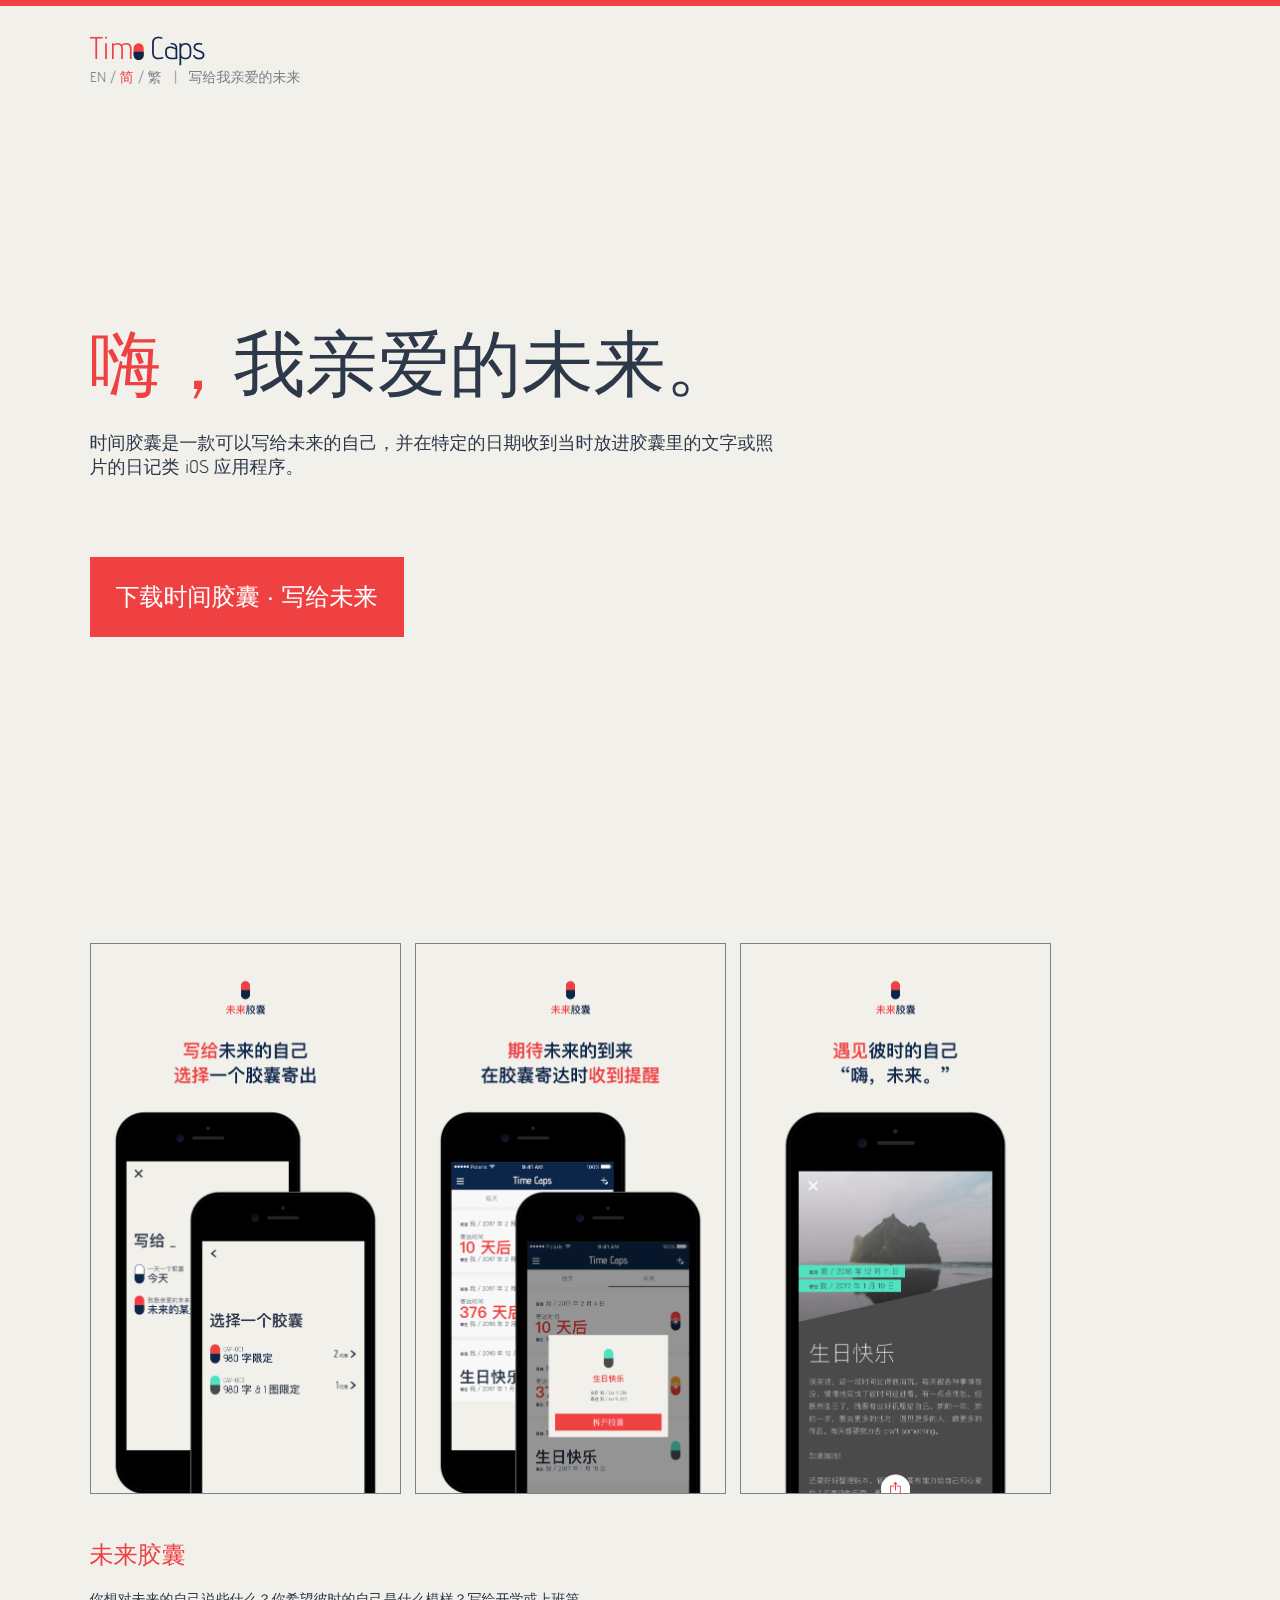
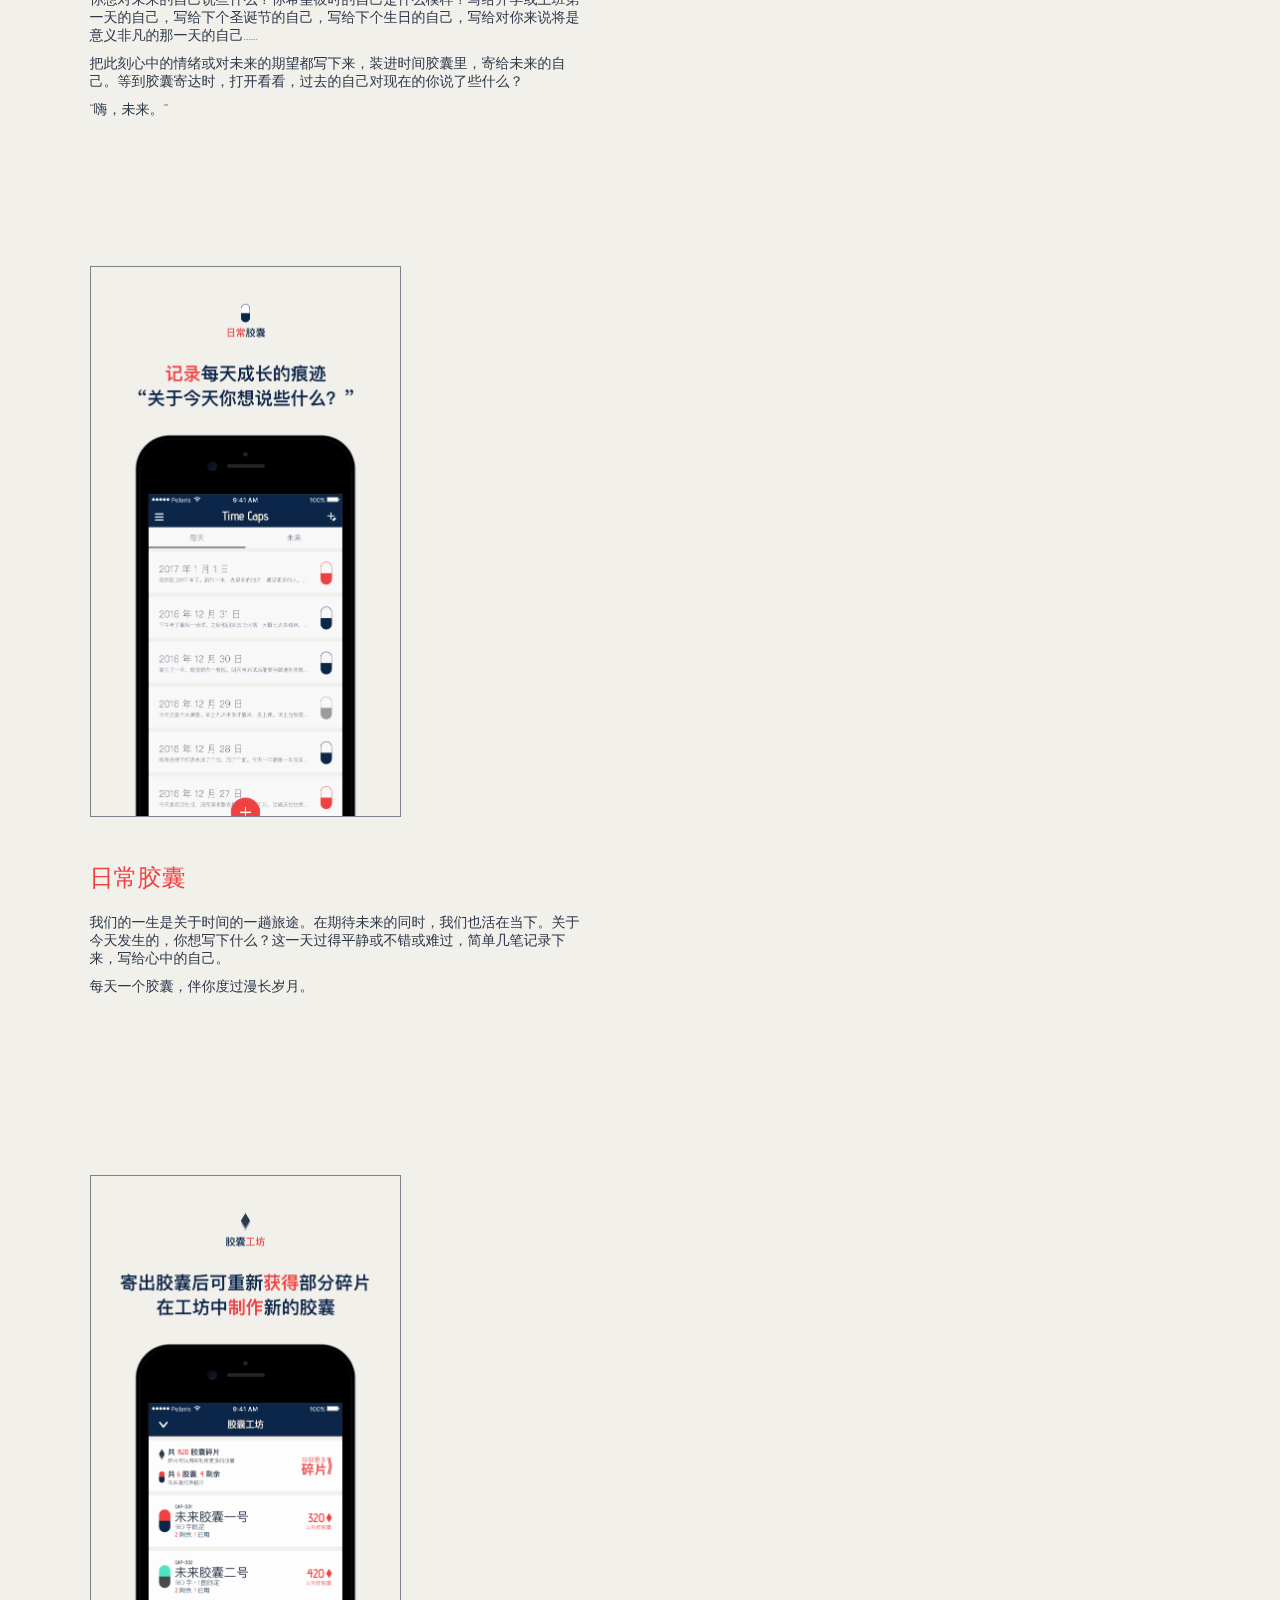
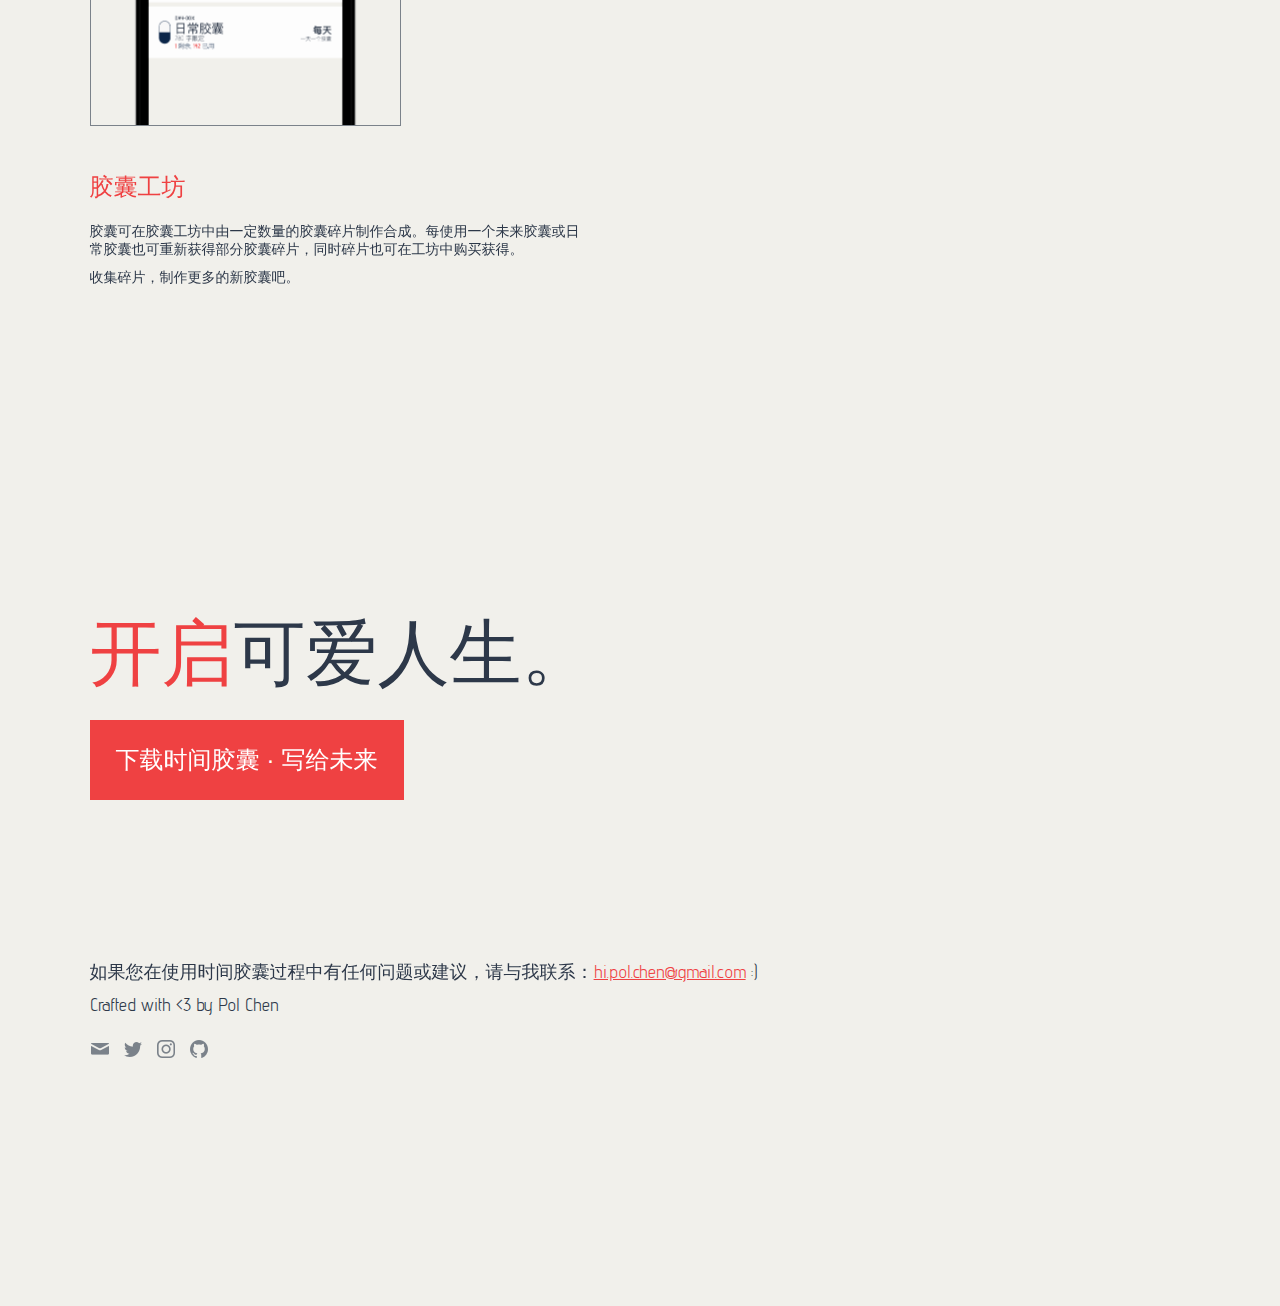
<file: zh-Hans.html>
<!DOCTYPE html>
<html lang="en">

<head>
  <meta charset="utf-8" />
  <meta http-equiv="X-UA-Compatible" content="IE=edge" />
  <meta http-equiv="Content-Language" content="zh-Hans" />
  <meta name="viewport" content="width=device-width, initial-scale=1, maximum-scale=1, user-scalable=no" />
  <meta name="description" content="时间胶囊是一款可以写给自己的未来，并在特定的日期收到当时放进胶囊里的文字或照片的 iOS 应用程序。Time Caps is an iOS app through your lifetime, with which you could write to the future you and receive the words and photos you have kept into the Caps at specific date." />
  <meta name="keywords" content="时间, 胶囊, 未来, 时光, 今天, 今日, 每天, 日记, 记录, 生活, 笔记, 写信, 书写, 人生, 一生, 某天, time, caps, cap, capsule, future, today, day, daily, diary, dear, me, life, journal, letter, write" />
  <meta name="author" content="Polaris Chen">
  <title>时间胶囊 - 写给我亲爱的未来</title>
  <link rel="shortcut icon" href="img/favicon.ico" />
  <link rel="stylesheet" href="css/index.css" />
  <!-- HTML5 Shim and Respond.js IE8 support of HTML5 elements and media queries -->
  <!-- WARNING: Respond.js doesn't work if you view the page via file:// -->
  <!--[if lt IE 9]>
  <script src="https://oss.maxcdn.com/html5shiv/3.7.3/html5shiv.min.js"></script>
  <script src="https://oss.maxcdn.com/respond/1.4.2/respond.min.js"></script>
  <![endif]-->
</head>

<body>

<section id="header">
  <div class="brand">
    <a class="home" href="index.html"><img class="logo" src="img/logo.png" srcSet="img/logo@2x.png 2x" alt="Time Caps" /></a>
    <div class="localization"><a href="index.html">EN</a> / <a href="zh-Hans.html" class="active">简</a> / <a href="zh-Hant.html">繁</a>&nbsp;&nbsp;&nbsp;|&nbsp;&nbsp;&nbsp;<span>写给我亲爱的未来</span></div>
  </div>
  <div class="cover">
    <div class="slogan"><span class="red">嗨，</span>我亲爱的未来。</div>
    <div class="desc">时间胶囊是一款可以写给未来的自己，并在特定的日期收到当时放进胶囊里的文字或照片的日记类 iOS 应用程序。</div>
    <a class="call-to-action" href="https://itunes.apple.com/app/id1195852313">下载时间胶囊 · 写给未来</a>
  </div>
</section>

<section id="future-caps">
  <div class="gallery">
    <img class="screenshot" src="img/screenshots/walkthrough-1_zh-Hans.png" srcSet="img/screenshots/walkthrough-1_zh-Hans@2x.png 2x" alt="Write to my dear future" />
    <img class="screenshot" src="img/screenshots/walkthrough-2_zh-Hans.png" srcSet="img/screenshots/walkthrough-2_zh-Hans@2x.png 2x" alt="Look forward to the future" />
    <img class="screenshot" src="img/screenshots/walkthrough-3_zh-Hans.png" srcSet="img/screenshots/walkthrough-3_zh-Hans@2x.png 2x" alt="Meet yourself at that time" />
  </div>
  <h2>未来胶囊</h2>
  <p>你想对未来的自己说些什么？你希望彼时的自己是什么模样？写给开学或上班第一天的自己，写给下个圣诞节的自己，写给下个生日的自己，写给对你来说将是意义非凡的那一天的自己……</p>
  <p>把此刻心中的情绪或对未来的期望都写下来，装进时间胶囊里，寄给未来的自己。等到胶囊寄达时，打开看看，过去的自己对现在的你说了些什么？</p>
  <p>“嗨，未来。”</p>
</section>

<section id="daily-caps">
  <div class="gallery">
    <img class="screenshot" src="img/screenshots/walkthrough-4_zh-Hans.png" srcSet="img/screenshots/walkthrough-4_zh-Hans@2x.png 2x" alt="Daily Caps 1 for 1 day" />
  </div>
  <h2>日常胶囊</h2>
  <p>我们的一生是关于时间的一趟旅途。在期待未来的同时，我们也活在当下。关于今天发生的，你想写下什么？这一天过得平静或不错或难过，简单几笔记录下来，写给心中的自己。</p>
  <p>每天一个胶囊，伴你度过漫长岁月。</p>
</section>

<section id="cap-workshop">
  <div class="gallery">
    <img class="screenshot" src="img/screenshots/walkthrough-5_zh-Hans.png" srcSet="img/screenshots/walkthrough-5_zh-Hans@2x.png 2x" alt="Craft Caps by Pieces in Workshop" />
  </div>
  <h2>胶囊工坊</h2>
  <p>胶囊可在胶囊工坊中由一定数量的胶囊碎片制作合成。每使用一个未来胶囊或日常胶囊也可重新获得部分胶囊碎片，同时碎片也可在工坊中购买获得。</p>
  <p>收集碎片，制作更多的新胶囊吧。</p>
</section>

<section id="footer">
  <div class="slogan"><span class="red">开启</span>可爱人生。</div>
  <a class="call-to-action" href="https://itunes.apple.com/app/id1195852313">下载时间胶囊 · 写给未来</a>
  <div class="contact">
    <p>如果您在使用时间胶囊过程中有任何问题或建议，请与我联系：<a href="mailto:hi.pol.chen@gmail.com">hi.pol.chen@gmail.com</a> :)</p>
    <p>Crafted with &lt;3 by Pol Chen</p>
    <div class="social">
      <a href="mailto:hi.pol.chen@gmail.com" class="icon-email"></a>
      <a href="https://x.com/polchen_" class="icon-twitter"></a>
      <a href="https://instagram.com/pol.chen" class="icon-instagram"></a>
      <a href="https://github.com/pol-chen" class="icon-github"></a>
    </div>
  </div>
</section>

<script>
(function(i,s,o,g,r,a,m){i['GoogleAnalyticsObject']=r;i[r]=i[r]||function(){
(i[r].q=i[r].q||[]).push(arguments)},i[r].l=1*new Date();a=s.createElement(o),
m=s.getElementsByTagName(o)[0];a.async=1;a.src=g;m.parentNode.insertBefore(a,m)
})(window,document,'script','//www.google-analytics.com/analytics.js','ga');

ga('create', 'UA-70440884-7', 'auto');
ga('send', 'pageview');
</script>

</body>

</html>
</file>
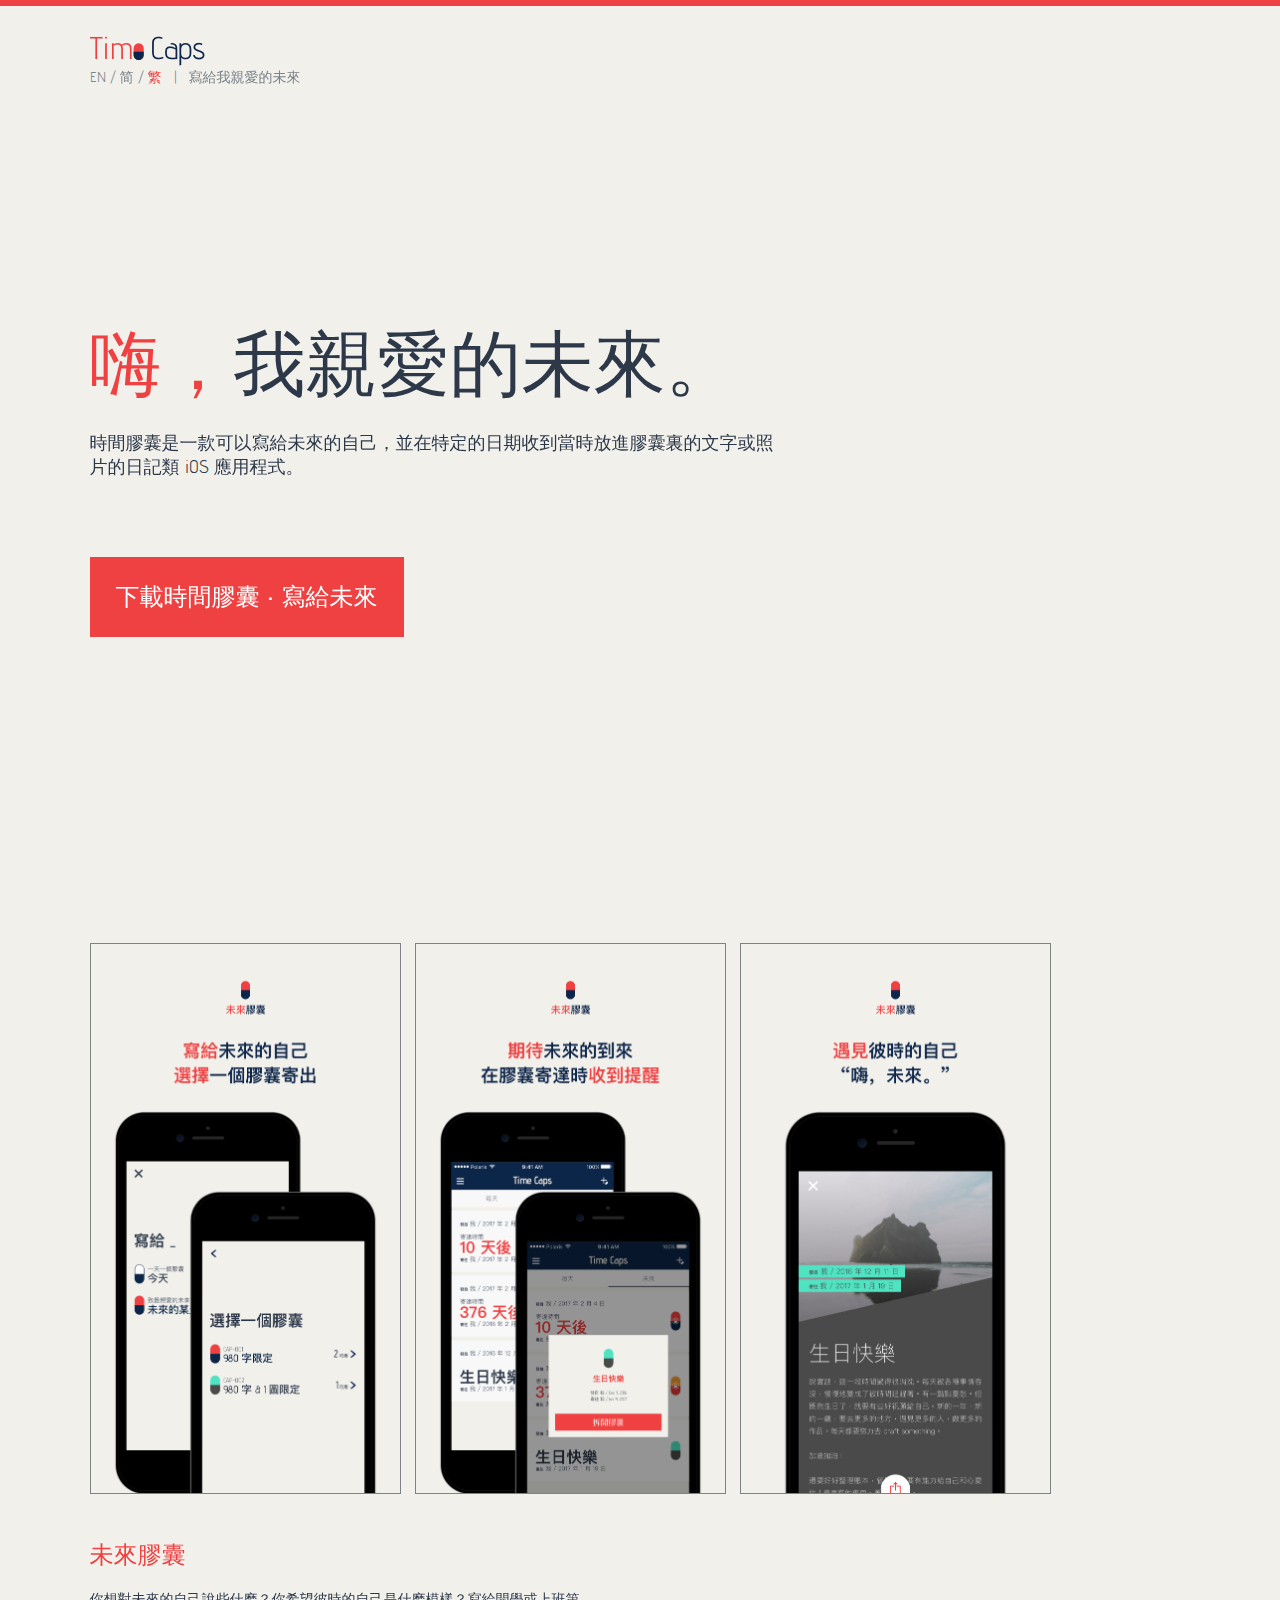
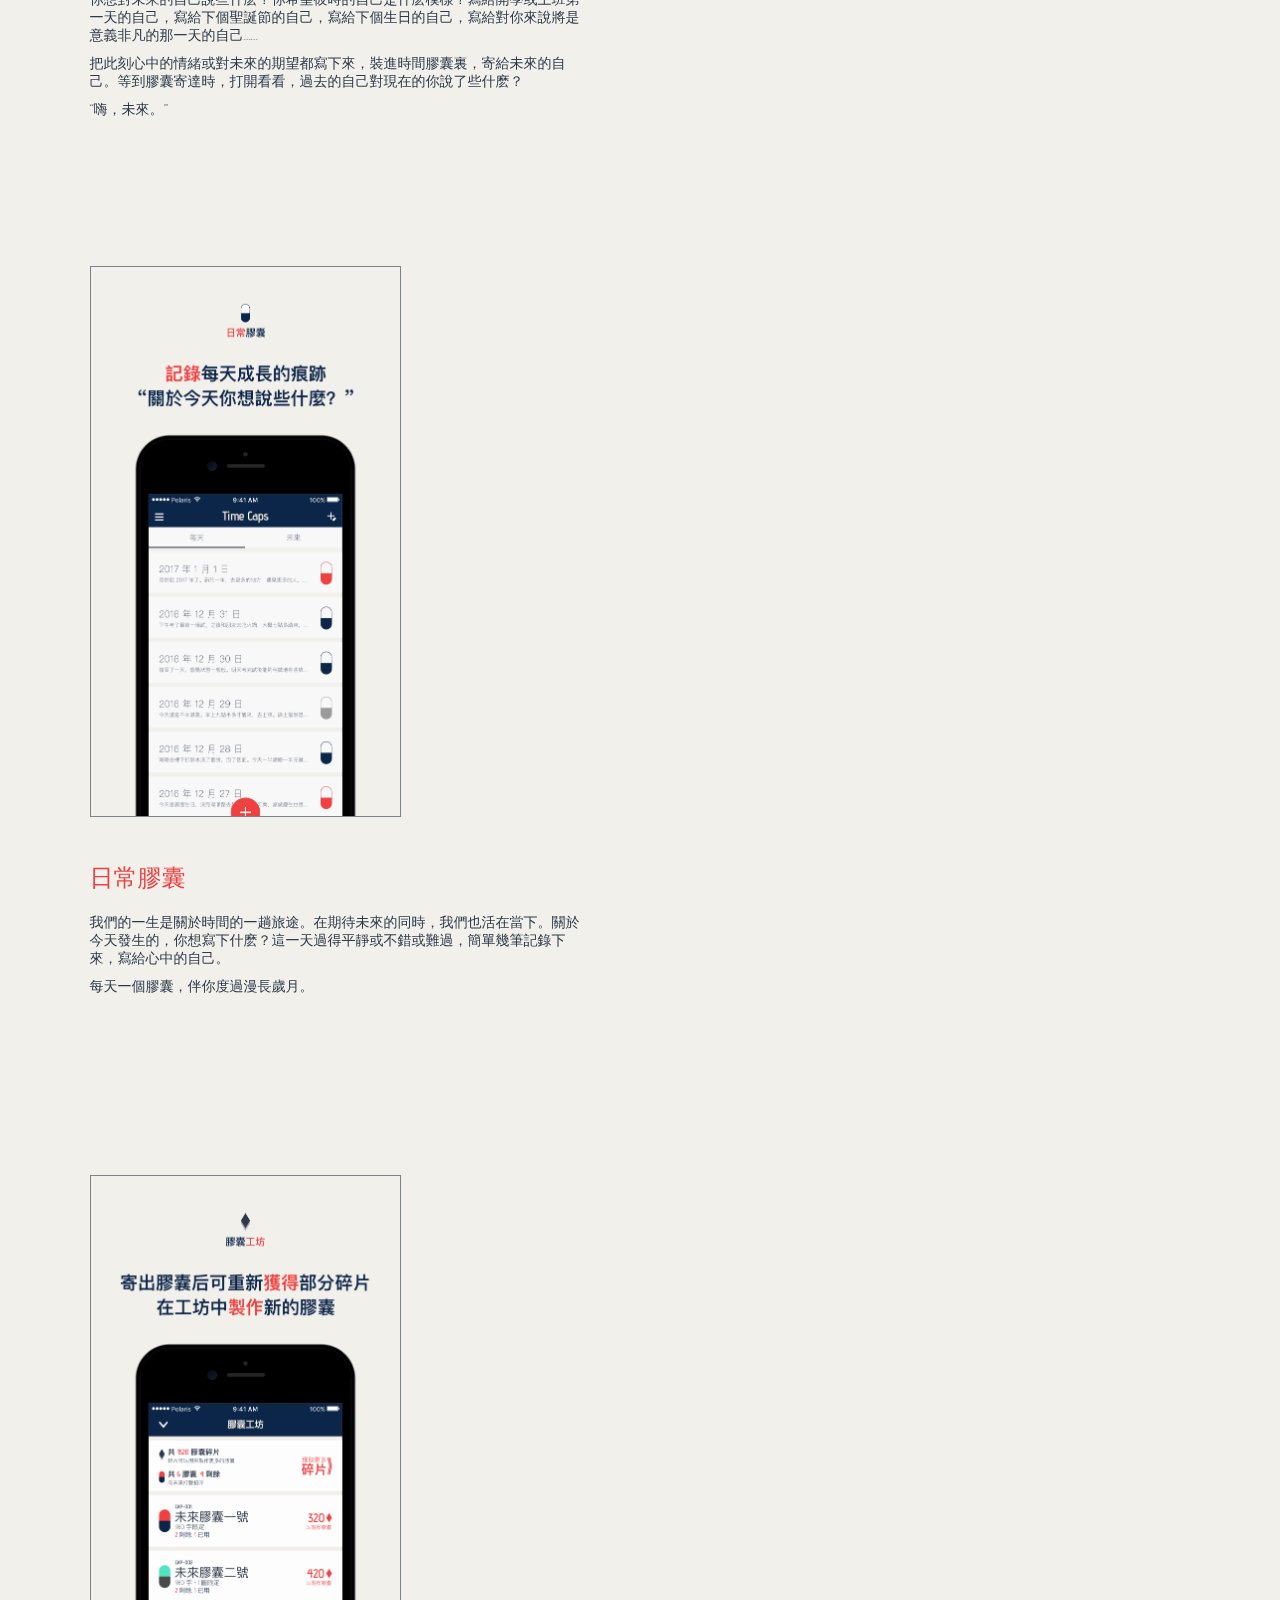
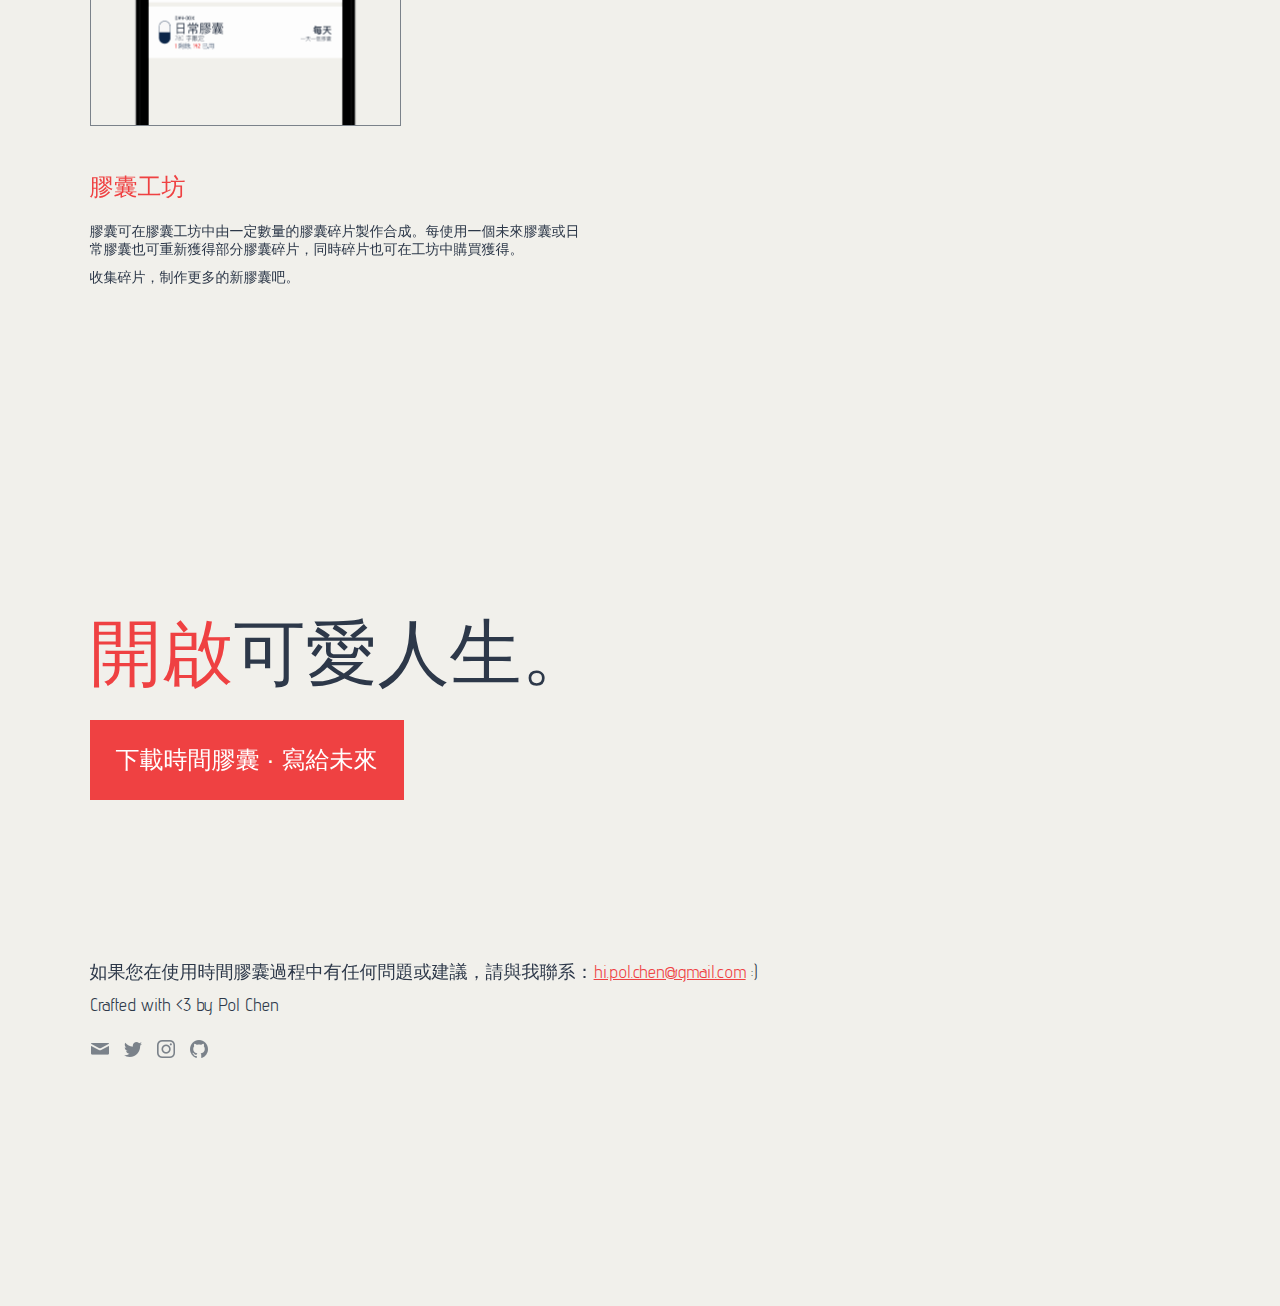
<file: zh-Hant.html>
<!DOCTYPE html>
<html lang="en">

<head>
  <meta charset="utf-8" />
  <meta http-equiv="X-UA-Compatible" content="IE=edge" />
  <meta http-equiv="Content-Language" content="zh-Hant" />
  <meta name="viewport" content="width=device-width, initial-scale=1, maximum-scale=1, user-scalable=no" />
  <meta name="description" content="時間膠囊是一款可以寫給自己的未來，並在特定的日期收到當時放進膠囊裏的文字或照片的 iOS 應用程序。Time Caps is an iOS app through your lifetime, with which you could write to the future you and receive the words and photos you have kept into the Caps at specific date." />
  <meta name="keywords" content="時間, 膠囊, 未來, 時光, 今天, 今日, 每天, 日記, 記錄, 生活, 筆記, 寫信, 書寫, 人生, 一生, 某天, time, caps, cap, capsule, future, today, day, daily, diary, dear, me, life, journal, letter, write" />
  <meta name="author" content="Polaris Chen">
  <title>時間膠囊 - 寫給我親愛的未來</title>
  <link rel="shortcut icon" href="img/favicon.ico" />
  <link rel="stylesheet" href="css/index.css" />
  <!-- HTML5 Shim and Respond.js IE8 support of HTML5 elements and media queries -->
  <!-- WARNING: Respond.js doesn't work if you view the page via file:// -->
  <!--[if lt IE 9]>
  <script src="https://oss.maxcdn.com/html5shiv/3.7.3/html5shiv.min.js"></script>
  <script src="https://oss.maxcdn.com/respond/1.4.2/respond.min.js"></script>
  <![endif]-->
</head>

<body>

<section id="header">
  <div class="brand">
    <a class="home" href="index.html"><img class="logo" src="img/logo.png" srcSet="img/logo@2x.png 2x" alt="Time Caps" /></a>
    <div class="localization"><a href="index.html">EN</a> / <a href="zh-Hans.html">简</a> / <a href="zh-Hant.html" class="active">繁</a>&nbsp;&nbsp;&nbsp;|&nbsp;&nbsp;&nbsp;<span>寫給我親愛的未來</span></div>
  </div>
  <div class="cover">
    <div class="slogan"><span class="red">嗨，</span>我親愛的未來。</div>
    <div class="desc">時間膠囊是一款可以寫給未來的自己，並在特定的日期收到當時放進膠囊裏的文字或照片的日記類 iOS 應用程式。</div>
    <a class="call-to-action" href="https://itunes.apple.com/app/id1195852313">下載時間膠囊 · 寫給未來</a>
  </div>
</section>

<section id="future-caps">
  <div class="gallery">
    <img class="screenshot" src="img/screenshots/walkthrough-1_zh-Hant.png" srcSet="img/screenshots/walkthrough-1_zh-Hant@2x.png 2x" alt="Write to my dear future" />
    <img class="screenshot" src="img/screenshots/walkthrough-2_zh-Hant.png" srcSet="img/screenshots/walkthrough-2_zh-Hant@2x.png 2x" alt="Look forward to the future" />
    <img class="screenshot" src="img/screenshots/walkthrough-3_zh-Hant.png" srcSet="img/screenshots/walkthrough-3_zh-Hant@2x.png 2x" alt="Meet yourself at that time" />
  </div>
  <h2>未來膠囊</h2>
  <p>你想對未來的自己說些什麽？你希望彼時的自己是什麽模樣？寫給開學或上班第一天的自己，寫給下個聖誕節的自己，寫給下個生日的自己，寫給對你來說將是意義非凡的那一天的自己……</p>
  <p>把此刻心中的情緒或對未來的期望都寫下來，裝進時間膠囊裏，寄給未來的自己。等到膠囊寄達時，打開看看，過去的自己對現在的你說了些什麽？</p>
  <p>“嗨，未來。”</p>
</section>

<section id="daily-caps">
  <div class="gallery">
    <img class="screenshot" src="img/screenshots/walkthrough-4_zh-Hant.png" srcSet="img/screenshots/walkthrough-4_zh-Hant@2x.png 2x" alt="Daily Caps 1 for 1 day" />
  </div>
  <h2>日常膠囊</h2>
  <p>我們的一生是關於時間的一趟旅途。在期待未來的同時，我們也活在當下。關於今天發生的，你想寫下什麽？這一天過得平靜或不錯或難過，簡單幾筆記錄下來，寫給心中的自己。</p>
  <p>每天一個膠囊，伴你度過漫長歲月。</p>
</section>

<section id="cap-workshop">
  <div class="gallery">
    <img class="screenshot" src="img/screenshots/walkthrough-5_zh-Hant.png" srcSet="img/screenshots/walkthrough-5_zh-Hant@2x.png 2x" alt="Craft Caps by Pieces in Workshop" />
  </div>
  <h2>膠囊工坊</h2>
  <p>膠囊可在膠囊工坊中由一定數量的膠囊碎片製作合成。每使用一個未來膠囊或日常膠囊也可重新獲得部分膠囊碎片，同時碎片也可在工坊中購買獲得。</p>
  <p>收集碎片，制作更多的新膠囊吧。</p>
</section>

<section id="footer">
  <div class="slogan"><span class="red">開啟</span>可愛人生。</div>
  <a class="call-to-action" href="https://itunes.apple.com/app/id1195852313">下載時間膠囊 · 寫給未來</a>
  <div class="contact">
    <p>如果您在使用時間膠囊過程中有任何問題或建議，請與我聯系：<a href="mailto:hi.pol.chen@gmail.com">hi.pol.chen@gmail.com</a> :)</p>
    <p>Crafted with &lt;3 by Pol Chen</p>
    <div class="social">
      <a href="mailto:hi.pol.chen@gmail.com" class="icon-email"></a>
      <a href="https://x.com/polchen_" class="icon-twitter"></a>
      <a href="https://instagram.com/pol.chen" class="icon-instagram"></a>
      <a href="https://github.com/pol-chen" class="icon-github"></a>
    </div>
  </div>
</section>

<script>
(function(i,s,o,g,r,a,m){i['GoogleAnalyticsObject']=r;i[r]=i[r]||function(){
(i[r].q=i[r].q||[]).push(arguments)},i[r].l=1*new Date();a=s.createElement(o),
m=s.getElementsByTagName(o)[0];a.async=1;a.src=g;m.parentNode.insertBefore(a,m)
})(window,document,'script','//www.google-analytics.com/analytics.js','ga');

ga('create', 'UA-70440884-7', 'auto');
ga('send', 'pageview');
</script>

</body>

</html>
</file>
<file: css/index.css>
@font-face {
	font-family: 'AdventPro-Regular';
  src: url('../fonts/adventpro-regular-webfont.woff2') format('woff2'),
       url('../fonts/adventpro-regular-webfont.woff') format('woff');
	font-weight: normal;
	font-style: normal;
}

* {
	box-sizing: border-box;
}

body, h1, h2, h3, h4, h5, h6, p {
  margin: 0;
  padding: 0;
}

body {
	background-color: #F1F0EB;
	color: #2D3849;
	font-family: 'AdventPro-Regular', 'Avenir Next', Avenir, 'Helvetica Neue', Helvetica, 'Nimbus Sans L', Arial, 'Liberation Sans', 'PingFang SC', 'PingFang TC', 'Hiragino Sans GB', 'Source Han Sans CN', 'Source Han Sans SC', 'Microsoft YaHei', 'Wenquanyi Micro Hei', 'WenQuanYi Zen Hei', 'ST Heiti', SimHei, 'WenQuanYi Zen Hei Sharp', sans-serif;
	font-size: 14px;
  border-top: 6px solid #EF4142;
}

section {
	display: flex;
	flex-direction: column;
	align-items: flex-start;
	justify-content: center;
	max-width: 1280px;
	min-height: 100vh;
	margin-left: auto;
	margin-right: auto;
	text-align: left;
  padding: 0 7%;
}
@media (max-width: 520px) {
  section {
    padding: 0 3%;
  }
}

a {
  color: #EF4142;
  transition: .25s all ease-in-out;
}
a:hover {
  color: #BB3233;
}

.red {
  color: #EF4142;
}

#header .brand {
  flex-grow: auto;
  flex-basis: 1;
  margin-top: 30px;
}

.home {
  display: block;
  cursor: pointer;
}

.localization {
  color: #7B828A;
}
.localization a {
  color: #7B828A;
  text-decoration: none;
}
.localization a.active,
.localization a:hover {
  color: #EF4142;
}

#header .cover {
	display: flex;
  flex-grow: 1;
  flex-basis: 0;
	flex-direction: column;
  align-items: flex-start;
  justify-content: center;
  padding-bottom: 40px;
}

.slogan {
  margin-bottom: 18px;
  font-size: 72px;
}
.desc {
  max-width: 690px;
  margin-bottom: 78px;
  font-size: 18px;
}
.call-to-action {
  width: auto;
  padding: 0 26px;
  line-height: 80px;
  background-color: #EF4142;
  color: #FFF;
  font-size: 24px;
  text-decoration: none;
  text-align: center;
}
.call-to-action:hover {
  background-color: #BB3233;
  color: rgba(255, 255, 255, 0.6);
}
@media (max-width: 520px) {
  .call-to-action {
    padding: 0 16px;
    line-height: 64px;
    font-size: 18px;
  }
}
.special {
  max-width: 486px;
	margin-top: 14px;
  color: #EF4142;
	font-size: 12px;
}

.gallery {
  margin-bottom: 32px;
}
.screenshot {
  width: 311px;
  margin-right: 10px;
  margin-bottom: 10px;
  border: 1px solid #7B828A;
}
.screenshot:last-child {
  margin-right: 0;
}
@media (max-width: 340px) {
  .screenshot {
    width: 280px;
    margin-right: 0;
    margin-bottom: 10px;
  }
}

#future-caps,
#daily-caps,
#cap-workshop {
  padding-bottom: 40px;
}

#future-caps h2,
#daily-caps h2,
#cap-workshop h2 {
  margin-bottom: 20px;
  color: #EF4142;
  font-size: 24px;
}
#future-caps p,
#daily-caps p,
#cap-workshop p {
  max-width: 500px;
  margin-bottom: 10px;
}

#footer .contact {
  margin-top: 160px;
  margin-bottom: 44px;
  font-size: 18px;
}
#footer p {
  margin-bottom: 10px;
}

.social {
  margin-top: 24px;
}
.social a {
  display: inline-flex;
  width: 20px;
  height: 20px;
  margin-right: 8px;
  cursor: pointer;
}
.icon-email {
  background-image: url('../img/email.png');
  background-image: -webkit-image-set(url('../img/email.png') 1x, url('../img/email@2x.png') 2x);
  background-image: -moz-image-set(url('../img/email.png') 1x,url('../img/email@2x.png') 2x);
  background-image: -ms-image-set(url('../img/email.png') 1x,url('../img/email@2x.png') 2x);
  background-image: -o-image-set(url('../img/email.png') 1x,url('../img/email@2x.png') 2x);
}
.icon-twitter {
  background-image: url('../img/twitter.png');
  background-image: -webkit-image-set(url('../img/twitter.png') 1x, url('../img/twitter@2x.png') 2x);
  background-image: -moz-image-set(url('../img/twitter.png') 1x,url('../img/twitter@2x.png') 2x);
  background-image: -ms-image-set(url('../img/twitter.png') 1x,url('../img/twitter@2x.png') 2x);
  background-image: -o-image-set(url('../img/twitter.png') 1x,url('../img/twitter@2x.png') 2x);
}
.icon-instagram {
  background-image: url('../img/instagram.png');
  background-image: -webkit-image-set(url('../img/instagram.png') 1x, url('../img/instagram@2x.png') 2x);
  background-image: -moz-image-set(url('../img/instagram.png') 1x,url('../img/instagram@2x.png') 2x);
  background-image: -ms-image-set(url('../img/instagram.png') 1x,url('../img/instagram@2x.png') 2x);
  background-image: -o-image-set(url('../img/instagram.png') 1x,url('../img/instagram@2x.png') 2x);
}
.icon-weibo {
  background-image: url('../img/weibo.png');
  background-image: -webkit-image-set(url('../img/weibo.png') 1x, url('../img/weibo@2x.png') 2x);
  background-image: -moz-image-set(url('../img/weibo.png') 1x,url('../img/weibo@2x.png') 2x);
  background-image: -ms-image-set(url('../img/weibo.png') 1x,url('../img/weibo@2x.png') 2x);
  background-image: -o-image-set(url('../img/weibo.png') 1x,url('../img/weibo@2x.png') 2x);
}
.icon-github {
  background-image: url('../img/github.png');
  background-image: -webkit-image-set(url('../img/github.png') 1x, url('../img/github@2x.png') 2x);
  background-image: -moz-image-set(url('../img/github.png') 1x,url('../img/github@2x.png') 2x);
  background-image: -ms-image-set(url('../img/github.png') 1x,url('../img/github@2x.png') 2x);
  background-image: -o-image-set(url('../img/github.png') 1x,url('../img/github@2x.png') 2x);
}

form {
	margin: 40px 0;
	width: 100%;
}

label {
  display: inline-block;
	margin-top: 20px;
  margin-bottom: 5px;
  font-weight: bold;
}

.form-control {
  display: block;
  width: 100%;
	max-width: 480px;
  height: 34px;
  padding: 6px 12px;
	font-family: 'AdventPro-Regular', 'Avenir Next', Avenir, 'Helvetica Neue', Helvetica, 'Nimbus Sans L', Arial, 'Liberation Sans', 'PingFang SC', 'PingFang TC', 'Hiragino Sans GB', 'Source Han Sans CN', 'Source Han Sans SC', 'Microsoft YaHei', 'Wenquanyi Micro Hei', 'WenQuanYi Zen Hei', 'ST Heiti', SimHei, 'WenQuanYi Zen Hei Sharp', sans-serif;
  font-size: 14px;
  line-height: 1.428571429;
  color: #555;
  vertical-align: middle;
  background-color: #fff;
  background-image: none;
  border: 1px solid #ccc;
  border-radius: 4px;
  -webkit-box-shadow: inset 0 1px 1px rgba(0,0,0,0.075);
  box-shadow: inset 0 1px 1px rgba(0,0,0,0.075);
  -webkit-transition: border-color ease-in-out .15s,box-shadow ease-in-out .15s;
  transition: border-color ease-in-out .15s,box-shadow ease-in-out .15s;
}

.button {
  width: auto;
  padding: 8px 12px;
  line-height: 80px;
  background-color: #EF4142;
  color: #FFF;
  font-size: 18px;
  text-decoration: none;
  text-align: center;
	cursor: pointer;
}
.button:hover {
  background-color: #BB3233;
  color: rgba(255, 255, 255, 0.6);
}

.alert {
	color: #EF4142;
}
</file>
